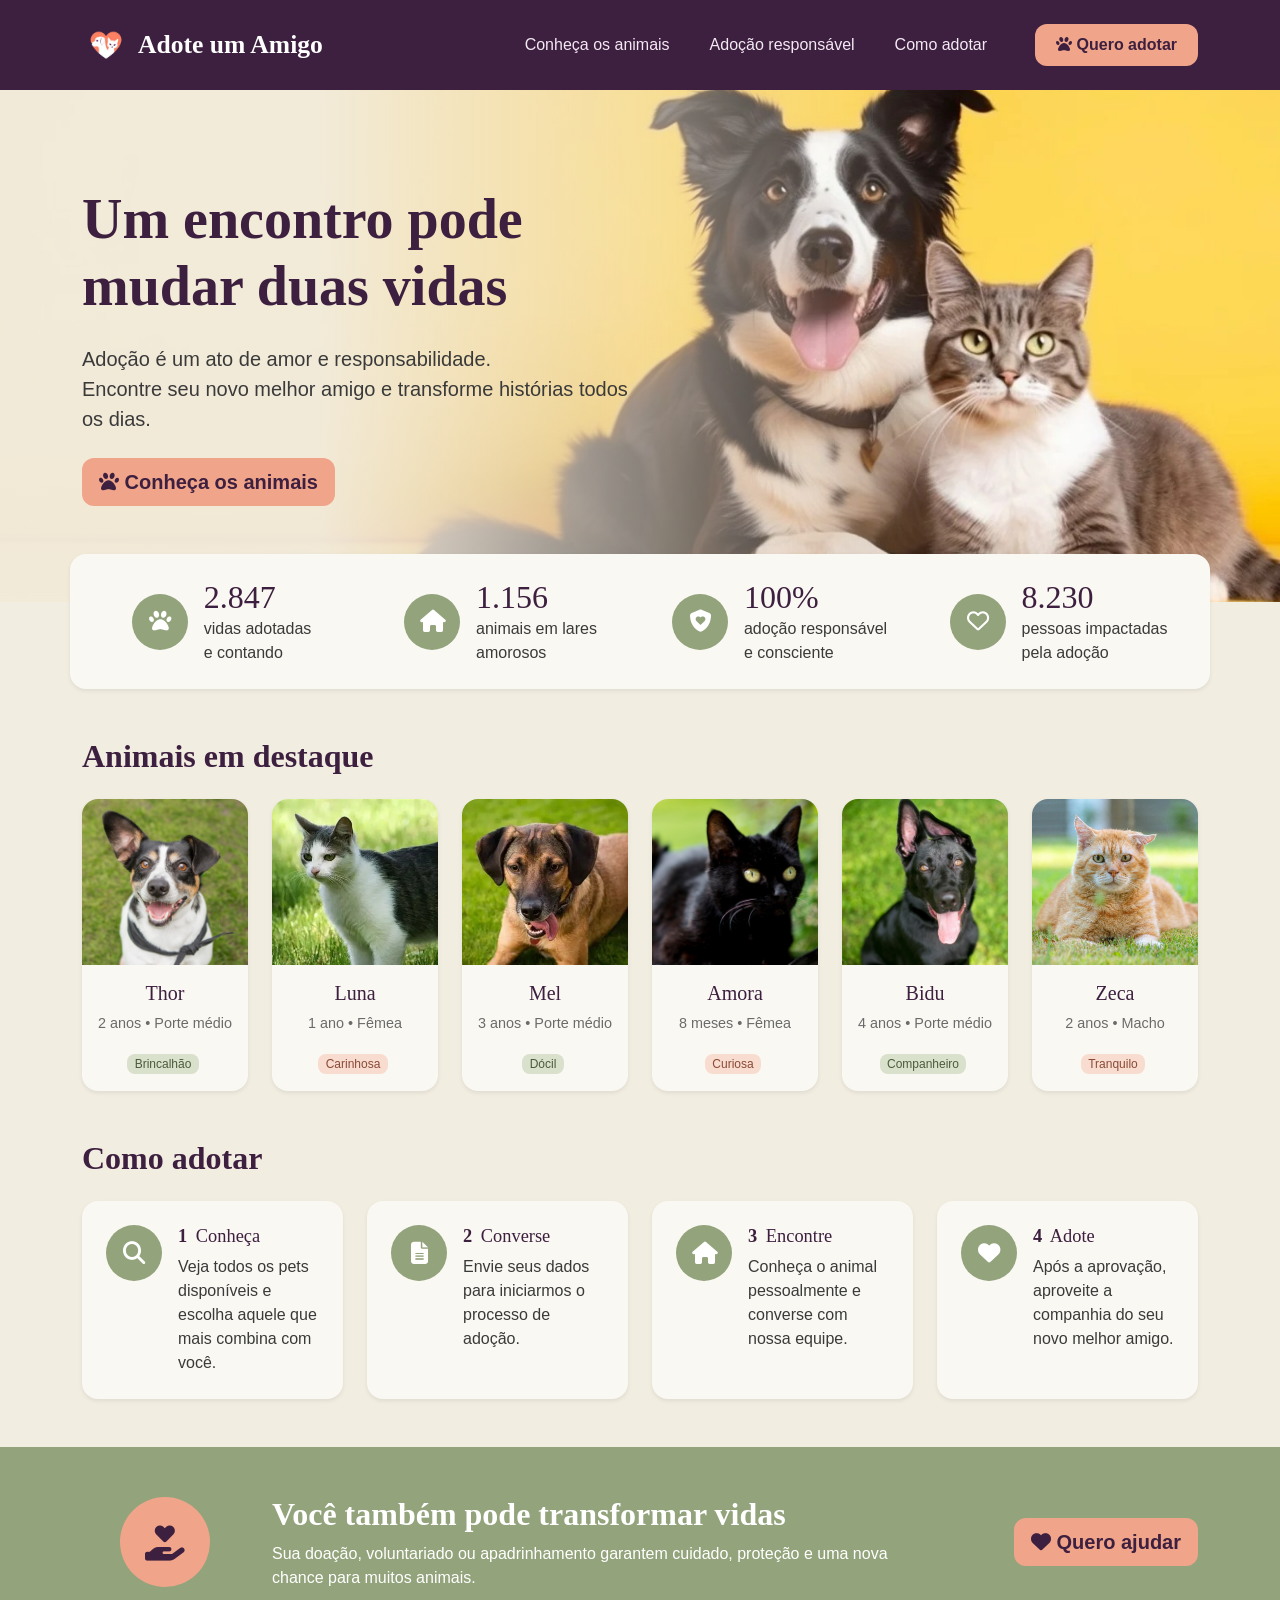
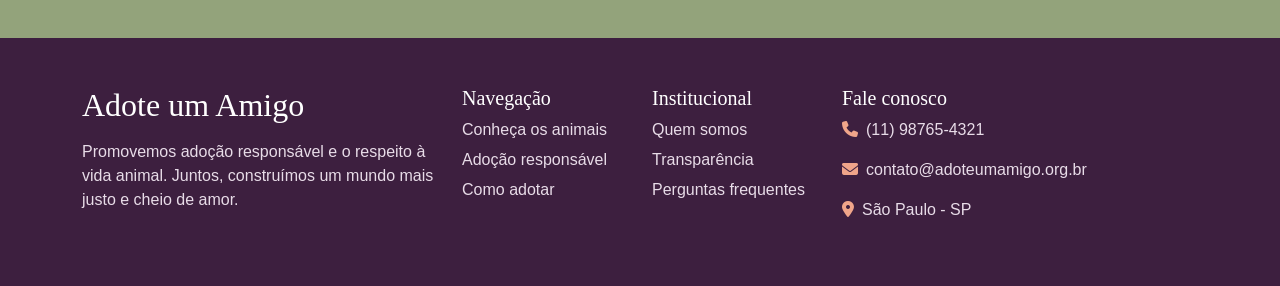
<file: index.html>
<!DOCTYPE html>
<html lang="pt-BR">

<head>
    <meta charset="UTF-8">
    <meta name="viewport" content="width=device-width, initial-scale=1.0">
    <title>Adote um Amigo</title>
    <link href="https://cdn.jsdelivr.net/npm/bootstrap@5.3.8/dist/css/bootstrap.min.css" rel="stylesheet"
        integrity="sha384-sRIl4kxILFvY47J16cr9ZwB07vP4J8+LH7qKQnuqkuIAvNWLzeN8tE5YBujZqJLB" crossorigin="anonymous">
    <link rel="stylesheet" href="https://cdnjs.cloudflare.com/ajax/libs/font-awesome/6.7.2/css/all.min.css">
    <link rel="stylesheet" href="base.css">
    <link rel="stylesheet" href="styles.css">
</head>

<body>
    <header class="navbar navbar-expand-lg navbar-dark cabecalho py-3">
        <div class="container">
            <a class="navbar-brand d-flex align-items-center gap-2" href="#">
                <img src="imagens/logo.png" class="logo" alt="Logo Adote um Amigo">
                <span class="titulo-logo">Adote um Amigo</span>
            </a>

            <div id="menu">
                <ul class="navbar-nav align-items-center gap-lg-4">
                    <li class="nav-item">
                        <a class="nav-link" href="animais.html">Conheça os animais</a>
                    </li>
                    <li class="nav-item">
                        <a class="nav-link" href="./animais.html#adresponsavel">Adoção responsável</a>
                    </li>
                    <li class="nav-item">
                        <a class="nav-link" href="#cmadotar">Como adotar</a>
                    </li>
                    <li class="nav-item ms-lg-3">
                        <a href="animais.html" class="btn botao-adotar">
                            <i class="fa-solid fa-paw"></i>
                            Quero adotar
                        </a>
                    </li>
                </ul>
            </div>
        </div>
    </header>

    <section id="adresponsavel" class="banner">
        <div class="container py-5">
            <div class="row py-lg-5">
                <div class="col-lg-6">
                    <h1 class="titulo-banner">
                        Um encontro pode<br>
                        mudar duas vidas
                    </h1>
                    <p class="fs-5 my-4">
                        Adoção é um ato de amor e responsabilidade.<br>
                        Encontre seu novo melhor amigo e transforme histórias todos os dias.
                    </p>
                    <a href="animais.html" class="btn btn-lg botao-conhecer">
                        <i class="fa-solid fa-paw"></i>
                        Conheça os animais
                    </a>
                </div>
            </div>
        </div>
    </section>

    <section class="container estatisticas shadow-sm rounded-4 p-4">
        <div class="row gy-4 text-center text-md-start">
            <div class="col-md-3 d-flex align-items-center justify-content-center gap-3">
                <span class="icone-estatistica">
                    <i class="fa-solid fa-paw"></i>
                </span>
                <div>
                    <h2 class="mb-0">2.847</h2>
                    <p class="mb-0">vidas adotadas<br>e contando</p>
                </div>
            </div>
            <div class="col-md-3 d-flex align-items-center justify-content-center gap-3">
                <span class="icone-estatistica">
                    <i class="fa-solid fa-house"></i>
                </span>
                <div>
                    <h2 class="mb-0">1.156</h2>
                    <p class="mb-0">animais em lares<br>amorosos</p>
                </div>
            </div>
            <div class="col-md-3 d-flex align-items-center justify-content-center gap-3">
                <span class="icone-estatistica">
                    <i class="fa-solid fa-shield-heart"></i>
                </span>
                <div>
                    <h2 class="mb-0">100%</h2>
                    <p class="mb-0">adoção responsável<br>e consciente</p>
                </div>
            </div>
            <div class="col-md-3 d-flex align-items-center justify-content-center gap-3">
                <span class="icone-estatistica">
                    <i class="fa-regular fa-heart"></i>
                </span>
                <div>
                    <h2 class="mb-0">8.230</h2>
                    <p class="mb-0">pessoas impactadas<br>pela adoção</p>
                </div>
            </div>
        </div>

    </section>

    <section class="container my-5">
        <div class="d-flex justify-content-between align-items-center mb-4">
            <h2 class="titulo-secao mb-0">Animais em destaque</h2>
        </div>
        <div class="row gy-4">
            <div class="col-lg-2 col-md-4 col-sm-6">
                <div class="card h-100 shadow-sm border-0 rounded-4">
                    <img src="imagens/thor.jpg" class="card-img-top" alt="Thor">
                    <div class="card-body text-center">
                        <h5 class="card-title">Thor</h5>
                        <p class="card-text">2 anos • Porte médio</p>
                        <span class="badge tag-verde">Brincalhão</span>
                    </div>
                </div>
            </div>
            <div class="col-lg-2 col-md-4 col-sm-6">
                <div class="card h-100 shadow-sm border-0 rounded-4">
                    <img src="imagens/luna.jpg" class="card-img-top" alt="Lua">
                    <div class="card-body text-center">
                        <h5 class="card-title">Luna</h5>
                        <p class="card-text">1 ano • Fêmea</p>
                        <span class="badge tag-salmao">Carinhosa</span>
                    </div>
                </div>
            </div>
            <div class="col-lg-2 col-md-4 col-sm-6">
                <div class="card h-100 shadow-sm border-0 rounded-4">
                    <img src="imagens/mel.jpg" class="card-img-top" alt="Mel">
                    <div class="card-body text-center">
                        <h5 class="card-title">Mel</h5>
                        <p class="card-text">3 anos • Porte médio</p>
                        <span class="badge tag-verde">Dócil</span>
                    </div>
                </div>
            </div>
            <div class="col-lg-2 col-md-4 col-sm-6">
                <div class="card h-100 shadow-sm border-0 rounded-4">
                    <img src="imagens/amora.jpg" class="card-img-top" alt="Amora">
                    <div class="card-body text-center">
                        <h5 class="card-title">Amora</h5>
                        <p class="card-text">8 meses • Fêmea</p>
                        <span class="badge tag-salmao">Curiosa</span>
                    </div>
                </div>
            </div>
            <div class="col-lg-2 col-md-4 col-sm-6">
                <div class="card h-100 shadow-sm border-0 rounded-4">
                    <img src="imagens/bidu.jpg" class="card-img-top" alt="Bidu">
                    <div class="card-body text-center">
                        <h5 class="card-title">Bidu</h5>
                        <p class="card-text">4 anos • Porte médio</p>
                        <span class="badge tag-verde">Companheiro</span>
                    </div>
                </div>
            </div>
            <div class="col-lg-2 col-md-4 col-sm-6">
                <div class="card h-100 shadow-sm border-0 rounded-4">
                    <img src="imagens/zeca.jpg" class="card-img-top" alt="Zeca">
                    <div class="card-body text-center">
                        <h5 class="card-title">Zeca</h5>
                        <p class="card-text">2 anos • Macho</p>
                        <span class="badge tag-salmao">Tranquilo</span>
                    </div>
                </div>
            </div>
        </div>
    </section>

    <section id="cmadotar" class="container my-5">
        <h2 class="titulo-secao mb-4">Como adotar</h2>
        <div class="row gy-4">
            <div class="col-lg-3 col-md-6">
                <div class="passo shadow-sm rounded-4 p-4 h-100 d-flex gap-3">
                    <span class="icone-passo">
                        <i class="fa-solid fa-magnifying-glass"></i>
                    </span>
                    <div>
                        <h4><span class="numero-passo">1</span> Conheça</h4>
                        <p class="mb-0">Veja todos os pets disponíveis e escolha aquele que mais combina com você.</p>
                    </div>
                </div>
            </div>
            <div class="col-lg-3 col-md-6">
                <div class="passo shadow-sm rounded-4 p-4 h-100 d-flex gap-3">
                    <span class="icone-passo">
                        <i class="fa-solid fa-file-lines"></i>
                    </span>
                    <div>
                        <h4><span class="numero-passo">2</span> Converse</h4>
                        <p class="mb-0">Envie seus dados para iniciarmos o processo de adoção.</p>
                    </div>
                </div>
            </div>
            <div class="col-lg-3 col-md-6">
                <div class="passo shadow-sm rounded-4 p-4 h-100 d-flex gap-3">
                    <span class="icone-passo">
                        <i class="fa-solid fa-house"></i>
                    </span>
                    <div>
                        <h4><span class="numero-passo">3</span> Encontre</h4>
                        <p class="mb-0">Conheça o animal pessoalmente e converse com nossa equipe.</p>
                    </div>
                </div>
            </div>
            <div class="col-lg-3 col-md-6">
                <div class="passo shadow-sm rounded-4 p-4 h-100 d-flex gap-3">
                    <span class="icone-passo">
                        <i class="fa-solid fa-heart"></i>
                    </span>
                    <div>
                        <h4><span class="numero-passo">4</span> Adote</h4>
                        <p class="mb-0">Após a aprovação, aproveite a companhia do seu novo melhor amigo.</p>
                    </div>
                </div>
            </div>
        </div>
    </section>

    <section class="faixa-ajuda py-5">
        <div class="container">
            <div class="row align-items-center gy-4">
                <div class="col-lg-2 text-center">
                    <span class="icone-ajuda">
                        <i class="fa-solid fa-hand-holding-heart"></i>
                    </span>
                </div>
                <div class="col-lg-7">
                    <h2>Você também pode transformar vidas</h2>
                    <p class="mb-0">Sua doação, voluntariado ou apadrinhamento garantem cuidado, proteção e uma nova
                        chance para muitos animais.</p>
                </div>
                <div class="col-lg-3 text-lg-end text-center">
                    <a href="#" class="btn btn-lg botao-ajudar">
                        <i class="fa-solid fa-heart"></i>
                        Quero ajudar
                    </a>
                </div>
            </div>
        </div>
    </section>

    <footer class="rodape py-5">
        <div class="container">
            <div class="row gy-4">
                <div class="col-lg-4">
                    <h2 class="mb-3">Adote um Amigo</h2>
                    <p>Promovemos adoção responsável e o respeito à vida animal. Juntos, construímos um mundo mais justo
                        e cheio de amor.</p>
                </div>
                <div class="col-lg-2 col-md-4">
                    <h5>Navegação</h5>
                    <ul class="list-unstyled">
                        <li><a href="animais.html">Conheça os animais</a></li>
                        <li><a href="#adresponsavel">Adoção responsável</a></li>
                        <li><a href="#cmadotar">Como adotar</a></li>
                    </ul>
                </div>
                <div class="col-lg-2 col-md-4">
                    <h5>Institucional</h5>
                    <ul class="list-unstyled">
                        <li><a href="#">Quem somos</a></li>
                        <li><a href="#">Transparência</a></li>
                        <li><a href="#">Perguntas frequentes</a></li>
                    </ul>
                </div>
                <div class="col-lg-4">
                    <h5>Fale conosco</h5>
                    <p><i class="fa-solid fa-phone me-2"></i>(11) 98765-4321</p>
                    <p><i class="fa-solid fa-envelope me-2"></i>contato@adoteumamigo.org.br</p>
                    <p><i class="fa-solid fa-location-dot me-2"></i>São Paulo - SP</p>
                </div>
            </div>
        </div>
    </footer>
</body>
</html>
</file>
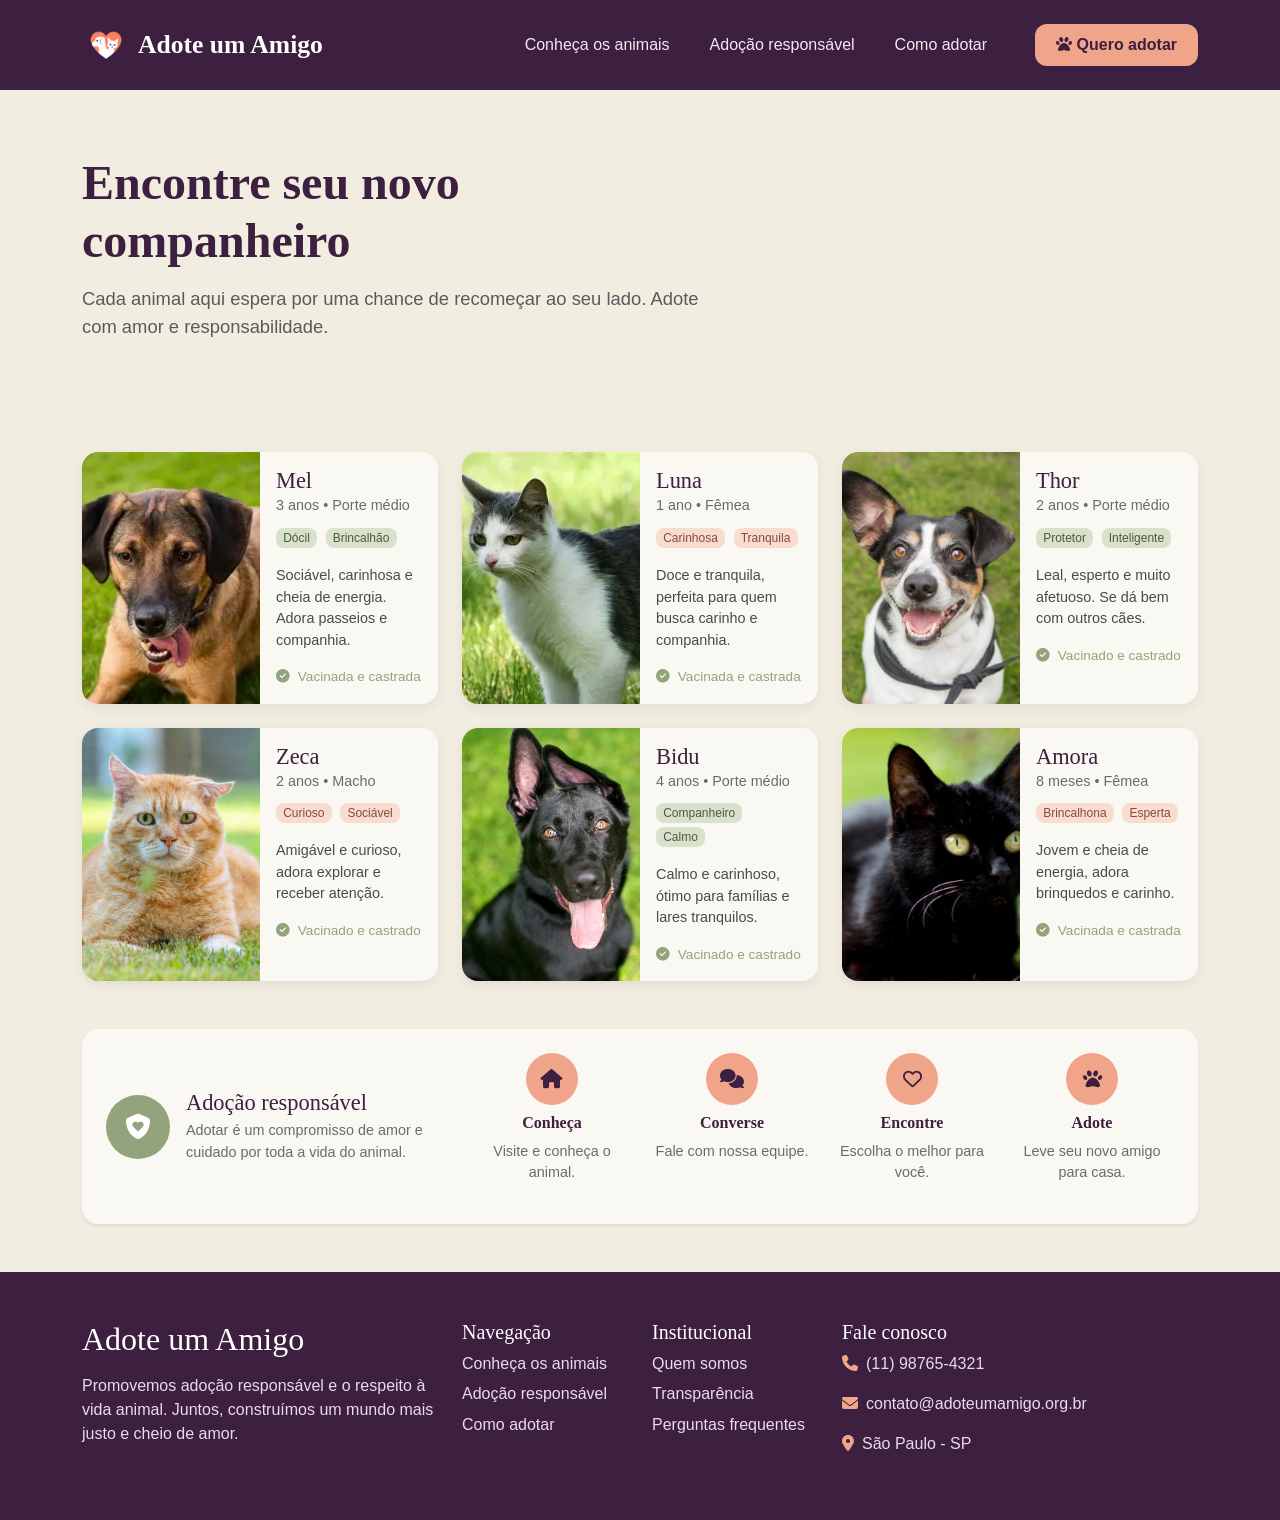
<file: animais.html>
<!DOCTYPE html>
<html lang="pt-br">

<head>
    <meta charset="UTF-8">
    <meta name="viewport" content="width=device-width, initial-scale=1.0">
    <title>Adote um Amigo - Conheça os Animais</title>
    <link href="https://cdn.jsdelivr.net/npm/bootstrap@5.3.8/dist/css/bootstrap.min.css" rel="stylesheet"
        integrity="sha384-sRIl4kxILFvY47J16cr9ZwB07vP4J8+LH7qKQnuqkuIAvNWLzeN8tE5YBujZqJLB" crossorigin="anonymous">
    <link rel="stylesheet" href="https://cdnjs.cloudflare.com/ajax/libs/font-awesome/6.7.2/css/all.min.css">
    <link rel="stylesheet" href="base.css">
    <link rel="stylesheet" href="animais.css">
</head>

<body>
    <header class="navbar navbar-expand-lg navbar-dark cabecalho py-3">
        <div class="container">
            <a class="navbar-brand d-flex align-items-center gap-2" href="index.html">
                <img src="imagens/logo.png" class="logo" alt="Logo Adote um Amigo">
                <span class="titulo-logo">Adote um Amigo</span>
            </a>

            <div id="menu">
                <ul class="navbar-nav align-items-center gap-lg-4">
                    <li class="nav-item">
                        <a class="nav-link" href="animais.html">Conheça os animais</a>
                    </li>
                    <li class="nav-item">
                        <a class="nav-link" href="#adresponsavel">Adoção responsável</a>
                    </li>
                    <li class="nav-item">
                        <a class="nav-link" href="./index.html#cmadotar">Como adotar</a>
                    </li>
                    <li class="nav-item ms-lg-3">
                        <a href="#" class="btn botao-adotar">
                            <i class="fa-solid fa-paw"></i>
                            Quero adotar
                        </a>
                    </li>
                </ul>
            </div>
        </div>

    </header>
    <section class="banner-animais">
        <div class="container">
            <div class="row align-items-center">
                <div class="col-lg-7">
                    <h1 class="titulo-banner">Encontre seu novo companheiro</h1>
                    <p class="texto-banner">Cada animal aqui espera por uma chance de recomeçar ao seu lado. Adote com
                        amor e responsabilidade.</p>
                </div>
            </div>
        </div>
    </section>
    
    <section class="container my-5">
        <div class="row g-4" id="lista-pets">
            <div class="col-lg-4" data-especie="cao" data-porte="medio" data-idade="adulto">
                <a href="formulario-animais/mel.html" class="card pet-card h-100 text-decoration-none">
                    <div class="row g-0 h-100">
                        <div class="col-6">
                            <img src="imagens/mel.jpg" class="img-fluid h-100 w-100 rounded-start object-fit-cover"
                                alt="Mel">
                        </div>
                        <div class="col-6 p-3">
                            <h2>Mel</h2>
                            <p class="dados">3 anos • Porte médio</p>
                            <span class="badge tag-verde">Dócil</span>
                            <span class="badge tag-verde">Brincalhão</span>
                            <p class="mt-3">Sociável, carinhosa e cheia de energia. Adora passeios e companhia.</p>
                            <p class="status"><i class="fa-solid fa-circle-check"></i> Vacinada e castrada</p>
                        </div>
                    </div>
                </a>
            </div>
            <div class="col-lg-4" data-especie="gato" data-porte="pequeno" data-idade="adulto">
                <a href="formulario-animais/luna.html" class="card pet-card h-100 text-decoration-none">
                    <div class="row g-0 h-100">
                        <div class="col-6">
                            <img src="imagens/luna.jpg" class="img-fluid h-100 w-100 rounded-start object-fit-cover"
                                alt="Luna">
                        </div>
                        <div class="col-6 p-3">
                            <h2>Luna</h2>
                            <p class="dados">1 ano • Fêmea</p>
                            <span class="badge tag-salmao">Carinhosa</span>
                            <span class="badge tag-salmao">Tranquila</span>
                            <p class="mt-3">Doce e tranquila, perfeita para quem busca carinho e companhia.</p>
                            <p class="status"><i class="fa-solid fa-circle-check"></i> Vacinada e castrada</p>
                        </div>
                    </div>
                </a>
            </div>
            <div class="col-lg-4" data-especie="cao" data-porte="medio" data-idade="adulto">
                <a href="formulario-animais/thor.html" class="card pet-card h-100 text-decoration-none">
                    <div class="row g-0 h-100">
                        <div class="col-6">
                            <img src="imagens/thor.jpg" class="img-fluid h-100 w-100 rounded-start object-fit-cover"
                                alt="Thor">
                        </div>
                        <div class="col-6 p-3">
                            <h2>Thor</h2>
                            <p class="dados">2 anos • Porte médio</p>
                            <span class="badge tag-verde">Protetor</span>
                            <span class="badge tag-verde">Inteligente</span>
                            <p class="mt-3">Leal, esperto e muito afetuoso. Se dá bem com outros cães.</p>
                            <p class="status"><i class="fa-solid fa-circle-check"></i> Vacinado e castrado</p>
                        </div>
                    </div>
                </a>
            </div>
            <div class="col-lg-4" data-especie="gato" data-porte="pequeno" data-idade="adulto">
                <a href="formulario-animais/zeca.html" class="card pet-card h-100 text-decoration-none">
                    <div class="row g-0 h-100">
                        <div class="col-6">
                            <img src="imagens/zeca.jpg" class="img-fluid h-100 w-100 rounded-start object-fit-cover"
                                alt="Zeca">
                        </div>
                        <div class="col-6 p-3">
                            <h2>Zeca</h2>
                            <p class="dados">2 anos • Macho</p>
                            <span class="badge tag-salmao">Curioso</span>
                            <span class="badge tag-salmao">Sociável</span>
                            <p class="mt-3">Amigável e curioso, adora explorar e receber atenção.</p>
                            <p class="status"><i class="fa-solid fa-circle-check"></i> Vacinado e castrado</p>
                        </div>
                    </div>
                </a>
            </div>
            <div class="col-lg-4" data-especie="cao" data-porte="medio" data-idade="adulto">
                <a href="formulario-animais/bidu.html" class="card pet-card h-100 text-decoration-none">
                    <div class="row g-0 h-100">
                        <div class="col-6">
                            <img src="imagens/bidu.jpg" class="img-fluid h-100 w-100 rounded-start object-fit-cover"
                                alt="Bidu">
                        </div>
                        <div class="col-6 p-3">
                            <h2>Bidu</h2>
                            <p class="dados">4 anos • Porte médio</p>
                            <span class="badge tag-verde">Companheiro</span>
                            <span class="badge tag-verde">Calmo</span>
                            <p class="mt-3">Calmo e carinhoso, ótimo para famílias e lares tranquilos.</p>
                            <p class="status"><i class="fa-solid fa-circle-check"></i> Vacinado e castrado</p>
                        </div>
                    </div>
                </a>
            </div>
            <div class="col-lg-4" data-especie="gato" data-porte="pequeno" data-idade="filhote">
                <a href="formulario-animais/amora.html" class="card pet-card h-100 text-decoration-none">
                    <div class="row g-0 h-100">
                        <div class="col-6">
                            <img src="imagens/amora.jpg" class="img-fluid h-100 w-100 rounded-start object-fit-cover"
                                alt="Amora">
                        </div>
                        <div class="col-6 p-3">
                            <h2>Amora</h2>
                            <p class="dados">8 meses • Fêmea</p>
                            <span class="badge tag-salmao">Brincalhona</span>
                            <span class="badge tag-salmao">Esperta</span>
                            <p class="mt-3">Jovem e cheia de energia, adora brinquedos e carinho.</p>
                            <p class="status"><i class="fa-solid fa-circle-check"></i> Vacinada e castrada</p>
                        </div>
                    </div>
                </a>
            </div>
            <div class="col-12 text-center py-5 d-none" id="sem-resultados">
                <p class="mb-0"><i class="fa-solid fa-face-sad-tear me-2"></i>Nenhum animal encontrado com esses
                    filtros.</p>
            </div>
        </div>
    </section>
    <section id=adresponsavel class="container mb-5">
        <div class="card responsavel-card shadow-sm rounded-4 p-4 border-0">
            <div class="row align-items-center gy-4">
                <div class="col-lg-4 d-flex align-items-center">
                    <div class="icone-responsavel me-3">
                        <i class="fa-solid fa-shield-heart"></i>
                    </div>
                    <div>
                        <h2 class="mb-1">Adoção responsável</h2>
                        <p class="mb-0">Adotar é um compromisso de amor e cuidado por toda a vida do animal.</p>
                    </div>
                </div>
                <div class="col-lg-8">
                    <div class="row text-center g-3">
                        <div class="col">
                            <div class="passo-icon"><i class="fa-solid fa-house"></i></div>
                            <h6 class="mt-2">Conheça</h6>
                            <p>Visite e conheça o animal.</p>
                        </div>
                        <div class="col">
                            <div class="passo-icon"><i class="fa-solid fa-comments"></i></div>
                            <h6 class="mt-2">Converse</h6>
                            <p>Fale com nossa equipe.</p>
                        </div>
                        <div class="col">
                            <div class="passo-icon"><i class="fa-regular fa-heart"></i></div>
                            <h6 class="mt-2">Encontre</h6>
                            <p>Escolha o melhor para você.</p>
                        </div>
                        <div class="col">
                            <div class="passo-icon"><i class="fa-solid fa-paw"></i></div>
                            <h6 class="mt-2">Adote</h6>
                            <p>Leve seu novo amigo para casa.</p>
                        </div>
                    </div>
                </div>
            </div>
        </div>
    </section>
    <footer class="rodape py-5">
        <div class="container">
            <div class="row gy-4">
                <div class="col-lg-4">
                    <h2 class="mb-3">Adote um Amigo</h2>
                    <p>Promovemos adoção responsável e o respeito à vida animal. Juntos, construímos um mundo mais justo
                        e cheio de amor.</p>
                </div>
                <div class="col-lg-2 col-md-4">
                    <h5>Navegação</h5>
                    <ul class="list-unstyled">
                        <li><a href="#">Conheça os animais</a></li>
                        <li><a href="#">Adoção responsável</a></li>
                        <li><a href="#">Como adotar</a></li>
                    </ul>
                </div>
                <div class="col-lg-2 col-md-4">
                    <h5>Institucional</h5>
                    <ul class="list-unstyled">
                        <li><a href="#">Quem somos</a></li>
                        <li><a href="#">Transparência</a></li>
                        <li><a href="#">Perguntas frequentes</a></li>
                    </ul>
                </div>
                <div class="col-lg-4">
                    <h5>Fale conosco</h5>
                    <p><i class="fa-solid fa-phone me-2"></i>(11) 98765-4321</p>
                    <p><i class="fa-solid fa-envelope me-2"></i>contato@adoteumamigo.org.br</p>
                    <p><i class="fa-solid fa-location-dot me-2"></i>São Paulo - SP</p>
                </div>
            </div>
        </div>
    </footer>
</body>

</html>
</file>
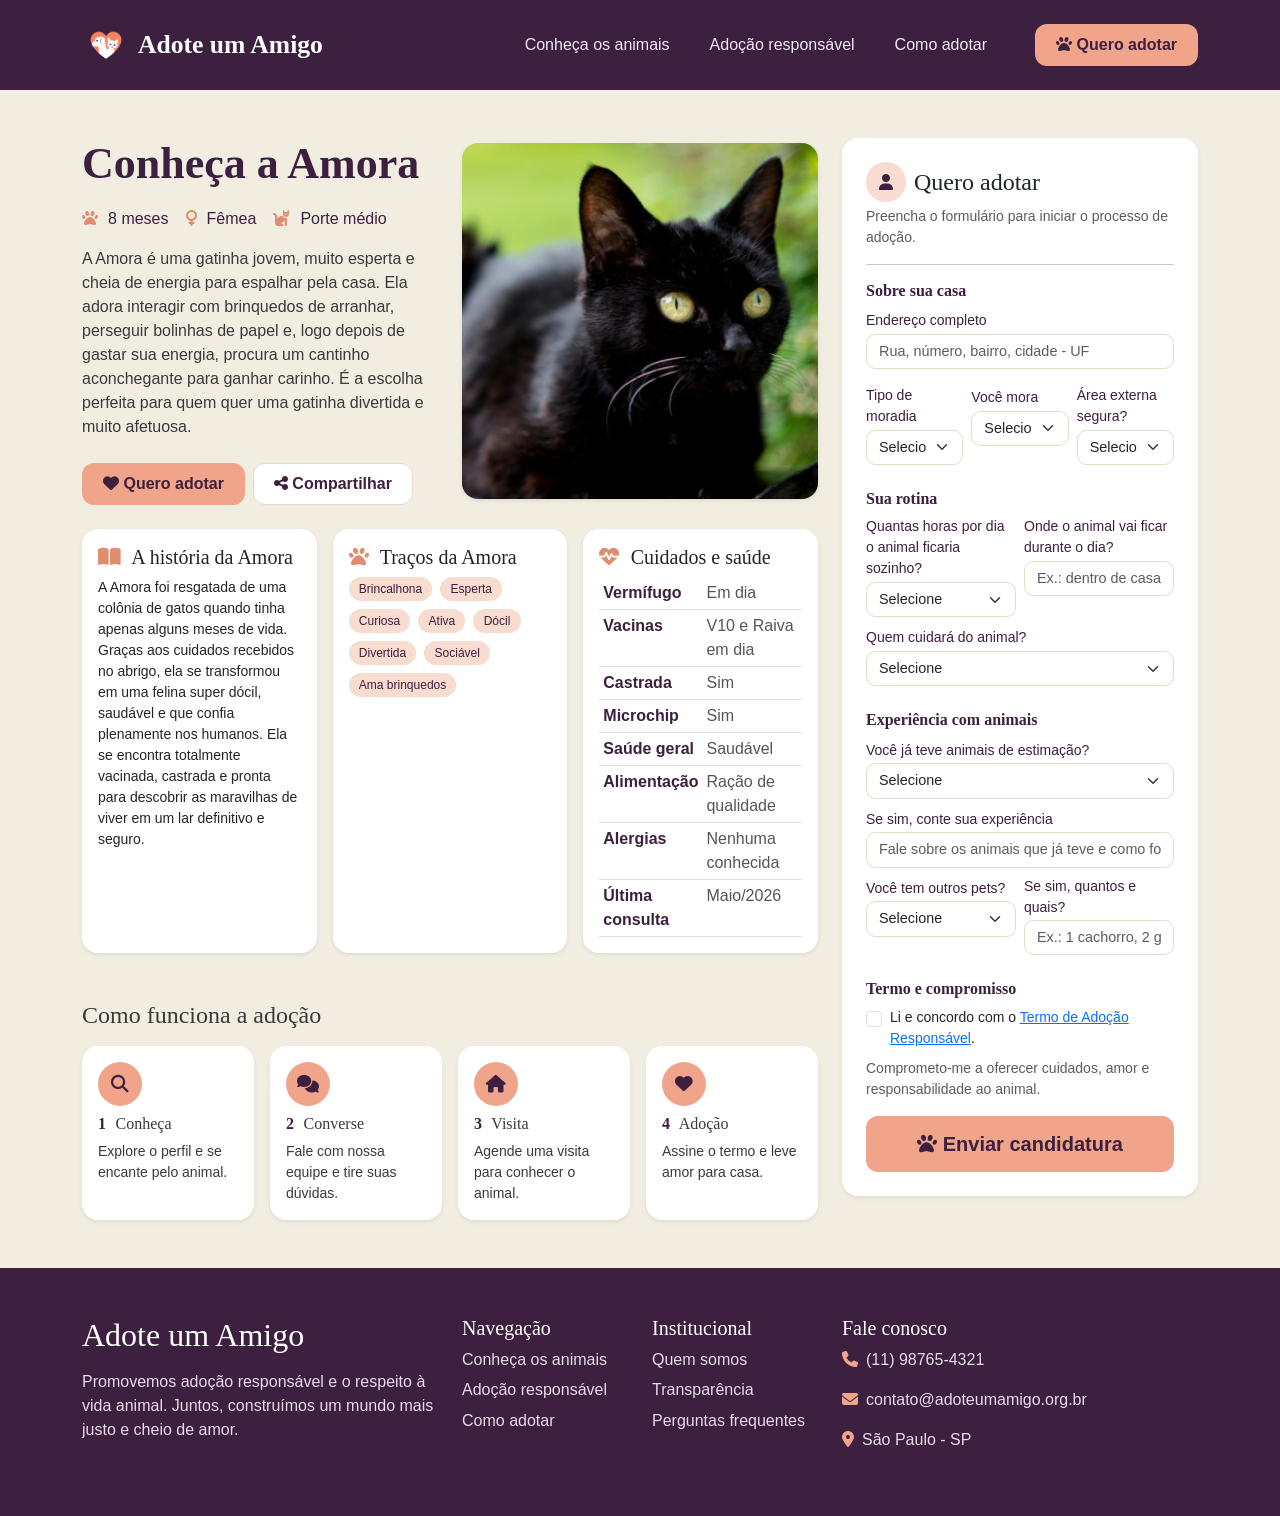
<file: formulario-animais/amora.html>
<!DOCTYPE html>
<html lang="pt-BR">

<head>
    <meta charset="UTF-8">
    <meta name="viewport" content="width=device-width, initial-scale=1.0">
    <title>Adote um Amigo - Conheça a Amora</title>
    <link href="https://cdn.jsdelivr.net/npm/bootstrap@5.3.8/dist/css/bootstrap.min.css" rel="stylesheet"
        integrity="sha384-sRIl4kxILFvY47J16cr9ZwB07vP4J8+LH7qKQnuqkuIAvNWLzeN8tE5YBujZqJLB" crossorigin="anonymous">
    <link rel="stylesheet" href="https://cdnjs.cloudflare.com/ajax/libs/font-awesome/6.7.2/css/all.min.css">
    <link rel="stylesheet" href="../base.css">
    <link rel="stylesheet" href="adocao.css">
</head>

<body>
    <header class="navbar navbar-expand-lg navbar-dark cabecalho py-3">
        <div class="container">
            <a class="navbar-brand d-flex align-items-center gap-2" href="../index.html">
                <img src="imagens/logo.png" class="logo" alt="Logo Adote um Amigo">
                <span class="titulo-logo">Adote um Amigo</span>
            </a>

            <div id="menu">
                <ul class="navbar-nav align-items-center gap-lg-4">
                    <li class="nav-item">
                        <a class="nav-link" href="../animais.html">Conheça os animais</a>
                    </li>
                    <li class="nav-item">
                        <a class="nav-link" href="../animais.html#adocao-responsavel">Adoção responsável</a>
                    </li>
                    <li class="nav-item">
                        <a class="nav-link" href="../index.html#cmadotar">Como adotar</a>
                    </li>
                    <li class="nav-item ms-lg-3">
                        <a href="animais.html" class="btn botao-adotar">
                            <i class="fa-solid fa-paw"></i>
                            Quero adotar
                        </a>
                    </li>
                </ul>
            </div>
        </div>
    </header>

    <main class="container py-5">
        <div class="row g-4">
            <div class="col-lg-8">
                <div class="row g-4 align-items-center mb-4">
                    <div class="col-md-6">
                        <h1 class="titulo-pagina mb-3">Conheça a Amora</h1>
                        <div class="d-flex flex-wrap gap-3 mb-3 info-rapida">
                            <span><i class="fa-solid fa-paw"></i> 8 meses</span>
                            <span><i class="fa-solid fa-venus"></i> Fêmea</span>
                            <span><i class="fa-solid fa-cat"></i> Porte médio</span>
                        </div>
                        <p class="mb-4">A Amora é uma gatinha jovem, muito esperta e cheia de energia para espalhar pela
                            casa. Ela adora interagir com brinquedos de arranhar, perseguir bolinhas de papel e, logo
                            depois de gastar sua energia, procura um cantinho aconchegante para ganhar carinho. É a
                            escolha perfeita para quem quer uma gatinha divertida e muito afetuosa.</p>
                        <div class="d-flex flex-wrap gap-2">
                            <a href="#formulario" class="btn botao-adotar"><i class="fa-solid fa-heart"></i> Quero
                                adotar</a>
                            <a href="#" class="btn botao-compartilhar"><i class="fa-solid fa-share-nodes"></i>
                                Compartilhar</a>
                        </div>
                    </div>
                    <div class="col-md-6">
                        <img src="imagens/amora.jpg" alt="Amora" class="img-fluid rounded-4 shadow-sm foto-principal">
                    </div>
                </div>
                <div class="row g-3">
                    <div class="col-md-4">
                        <div class="card cartao-info h-100 border-0 shadow-sm rounded-4">
                            <div class="card-body">
                                <h2 class="h5"><i class="fa-solid fa-book-open"></i> A história da Amora</h2>
                                <p class="small mb-0">A Amora foi resgatada de uma colônia de gatos quando tinha apenas
                                    alguns meses de vida. Graças aos cuidados recebidos no abrigo, ela se transformou em
                                    uma felina super dócil, saudável e que confia plenamente nos humanos. Ela se
                                    encontra totalmente vacinada, castrada e pronta para descobrir as maravilhas de
                                    viver em um lar definitivo e seguro.</p>
                            </div>
                        </div>
                    </div>
                    <div class="col-md-4">
                        <div class="card cartao-info h-100 border-0 shadow-sm rounded-4">
                            <div class="card-body">
                                <h2 class="h5"><i class="fa-solid fa-paw"></i> Traços da Amora</h2>
                                <div class="d-flex flex-wrap gap-2 mt-2">
                                    <span class="badge tag-creme">Brincalhona</span>
                                    <span class="badge tag-creme">Esperta</span>
                                    <span class="badge tag-creme">Curiosa</span>
                                    <span class="badge tag-creme">Ativa</span>
                                    <span class="badge tag-creme">Dócil</span>
                                    <span class="badge tag-creme">Divertida</span>
                                    <span class="badge tag-creme">Sociável</span>
                                    <span class="badge tag-creme">Ama brinquedos</span>
                                </div>
                            </div>
                        </div>
                    </div>
                    <div class="col-md-4">
                        <div class="card cartao-info h-100 border-0 shadow-sm rounded-4">
                            <div class="card-body">
                                <h2 class="h5"><i class="fa-solid fa-heart-pulse"></i> Cuidados e saúde</h2>
                                <table class="table table-sm tabela-saude mb-0">
                                    <tbody>
                                        <tr>
                                            <th>Vermífugo</th>
                                            <td>Em dia</td>
                                        </tr>
                                        <tr>
                                            <th>Vacinas</th>
                                            <td>V10 e Raiva em dia</td>
                                        </tr>
                                        <tr>
                                            <th>Castrada</th>
                                            <td>Sim</td>
                                        </tr>
                                        <tr>
                                            <th>Microchip</th>
                                            <td>Sim</td>
                                        </tr>
                                        <tr>
                                            <th>Saúde geral</th>
                                            <td>Saudável</td>
                                        </tr>
                                        <tr>
                                            <th>Alimentação</th>
                                            <td>Ração de qualidade</td>
                                        </tr>
                                        <tr>
                                            <th>Alergias</th>
                                            <td>Nenhuma conhecida</td>
                                        </tr>
                                        <tr>
                                            <th>Última consulta</th>
                                            <td>Maio/2026</td>
                                        </tr>
                                    </tbody>
                                </table>
                            </div>
                        </div>
                    </div>
                </div>
                <h2 class="h4 mt-5 mb-3">Como funciona a adoção</h2>
                <div class="row g-3">
                    <div class="col-md-3">
                        <div class="passo p-3 h-100 rounded-4 shadow-sm">
                            <div class="passo-icon"><i class="fa-solid fa-magnifying-glass"></i></div>
                            <h3 class="h6 mt-2"><span class="numero-passo">1</span> Conheça</h3>
                            <p class="small mb-0">Explore o perfil e se encante pelo animal.</p>
                        </div>
                    </div>
                    <div class="col-md-3">
                        <div class="passo p-3 h-100 rounded-4 shadow-sm">
                            <div class="passo-icon"><i class="fa-solid fa-comments"></i></div>
                            <h3 class="h6 mt-2"><span class="numero-passo">2</span> Converse</h3>
                            <p class="small mb-0">Fale com nossa equipe e tire suas dúvidas.</p>
                        </div>
                    </div>
                    <div class="col-md-3">
                        <div class="passo p-3 h-100 rounded-4 shadow-sm">
                            <div class="passo-icon"><i class="fa-solid fa-house"></i></div>
                            <h3 class="h6 mt-2"><span class="numero-passo">3</span> Visita</h3>
                            <p class="small mb-0">Agende uma visita para conhecer o animal.</p>
                        </div>
                    </div>
                    <div class="col-md-3">
                        <div class="passo p-3 h-100 rounded-4 shadow-sm">
                            <div class="passo-icon"><i class="fa-solid fa-heart"></i></div>
                            <h3 class="h6 mt-2"><span class="numero-passo">4</span> Adoção</h3>
                            <p class="small mb-0">Assine o termo e leve amor para casa.</p>
                        </div>
                    </div>
                </div>
            </div>
            <aside class="col-lg-4" id="formulario">
                <div class="card card-form border-0 shadow-sm rounded-4">
                    <div class="card-body p-4">
                        <div class="d-flex align-items-center gap-2 mb-1">
                            <span class="icone-form"><i class="fa-solid fa-user"></i></span>
                            <h2 class="h4 mb-0">Quero adotar</h2>
                        </div>
                        <p class="small text-muted">Preencha o formulário para iniciar o processo de adoção.</p>
                        <hr>
                        <form action="#" method="post">
                            <h3 class="h6 mt-2">Sobre sua casa</h3>
                            <div class="mb-3">
                                <label class="form-label small">Endereço completo</label>
                                <input type="text" class="form-control" name="endereco"
                                    placeholder="Rua, número, bairro, cidade - UF" required>
                            </div>
                            <div class="row g-2">
                                <div class="col-md-4"><label class="form-label small">Tipo de moradia</label>
                                    <select class="form-select" name="moradia" required>
                                        <option value="">Selecione</option>
                                        <option>Casa</option>
                                        <option>Apartamento</option>
                                        <option>Sítio</option>
                                    </select>
                                </div>
                                <div class="col-md-4"><label class="form-label small">Você mora</label>
                                    <select class="form-select" name="mora" required>
                                        <option value="">Selecione</option>
                                        <option>Sozinho(a)</option>
                                        <option>Com família</option>
                                        <option>Com colegas</option>
                                    </select>
                                </div>
                                <div class="col-md-4"><label class="form-label small">Área externa segura?</label>
                                    <select class="form-select" name="area" required>
                                        <option value="">Selecione</option>
                                        <option>Sim</option>
                                        <option>Não</option>
                                    </select>
                                </div>
                            </div>
                            <h3 class="h6 mt-4">Sua rotina</h3>
                            <div class="row g-2">
                                <div class="col-md-6"><label class="form-label small">Quantas horas por dia o animal
                                        ficaria sozinho?</label>
                                    <select class="form-select" name="horas" required>
                                        <option value="">Selecione</option>
                                        <option>Menos de 2 horas</option>
                                        <option>De 2 a 4 horas</option>
                                        <option>De 4 a 8 horas</option>
                                        <option>Mais de 8 horas</option>
                                    </select>
                                </div>
                                <div class="col-md-6"><label class="form-label small">Onde o animal vai ficar durante o
                                        dia?</label>
                                    <input type="text" class="form-control" name="local"
                                        placeholder="Ex.: dentro de casa, quintal, área externa..." required>
                                </div>
                                <div class="col-12"><label class="form-label small">Quem cuidará do animal?</label>
                                    <select class="form-select" name="cuidador" required>
                                        <option value="">Selecione</option>
                                        <option>Eu mesmo(a)</option>
                                        <option>Um familiar</option>
                                        <option>Um cuidador contratado</option>
                                    </select>
                                </div>
                            </div>
                            <h3 class="h6 mt-4">Experiência com animais</h3>
                            <div class="mb-2">
                                <label class="form-label small">Você já teve animais de estimação?</label>
                                <select class="form-select" name="ja_teve" required>
                                    <option value="">Selecione</option>
                                    <option>Sim</option>
                                    <option>Não</option>
                                </select>
                            </div>
                            <div class="mb-2">
                                <label class="form-label small">Se sim, conte sua experiência</label>
                                <input type="text" class="form-control" name="experiencia"
                                    placeholder="Fale sobre os animais que já teve e como foi cuidar deles">
                            </div>
                            <div class="row g-2">
                                <div class="col-md-6"><label class="form-label small">Você tem outros pets?</label>
                                    <select class="form-select" name="outros" required>
                                        <option value="">Selecione</option>
                                        <option>Sim</option>
                                        <option>Não</option>
                                    </select>
                                </div>
                                <div class="col-md-6"><label class="form-label small">Se sim, quantos e quais?</label>
                                    <input type="text" class="form-control" name="quantos"
                                        placeholder="Ex.: 1 cachorro, 2 gatos...">
                                </div>
                            </div>
                            <h3 class="h6 mt-4">Termo e compromisso</h3>
                            <div class="form-check mb-2">
                                <input class="form-check-input" type="checkbox" id="termo" required>
                                <label class="form-check-label small" for="termo">Li e concordo com o <a href="#">Termo
                                        de Adoção Responsável</a>.</label>
                            </div>
                            <p class="small text-muted">Comprometo-me a oferecer cuidados, amor e responsabilidade ao
                                animal.</p>
                            <div class="d-grid mt-3">
                                <button type="submit" class="btn botao-enviar btn-lg">
                                    <i class="fa-solid fa-paw"></i> Enviar candidatura
                                </button>
                            </div>
                        </form>
                    </div>
                </div>
            </aside>
        </div>
    </main>
    <footer class="rodape py-5">
        <div class="container">
            <div class="row gy-4">
                <div class="col-lg-4">
                    <h2 class="mb-3">Adote um Amigo</h2>
                    <p>Promovemos adoção responsável e o respeito à vida animal. Juntos, construímos um mundo mais justo
                        e cheio de amor.</p>
                </div>
                <div class="col-lg-2 col-md-4">
                    <h5>Navegação</h5>
                    <ul class="list-unstyled">
                        <li class="nav-item">
                            <a class="nav-link" href="../animais.html">Conheça os animais</a>
                        </li>
                        <li class="nav-item">
                            <a class="nav-link" href="../animais.html#adocao-responsavel">Adoção responsável</a>
                        </li>
                        <li class="nav-item">
                            <a class="nav-link" href="../index.html#cmadotar">Como adotar</a>
                        </li>
                    </ul>
                </div>
                <div class="col-lg-2 col-md-4">
                    <h5>Institucional</h5>
                    <ul class="list-unstyled">
                        <li><a href="#">Quem somos</a></li>
                        <li><a href="#">Transparência</a></li>
                        <li><a href="#">Perguntas frequentes</a></li>
                    </ul>
                </div>
                <div class="col-lg-4">
                    <h5>Fale conosco</h5>
                    <p><i class="fa-solid fa-phone me-2"></i>(11) 98765-4321</p>
                    <p><i class="fa-solid fa-envelope me-2"></i>contato@adoteumamigo.org.br</p>
                    <p><i class="fa-solid fa-location-dot me-2"></i>São Paulo - SP</p>
                </div>
            </div>
        </div>
    </footer>
</body>

</html>
</file>
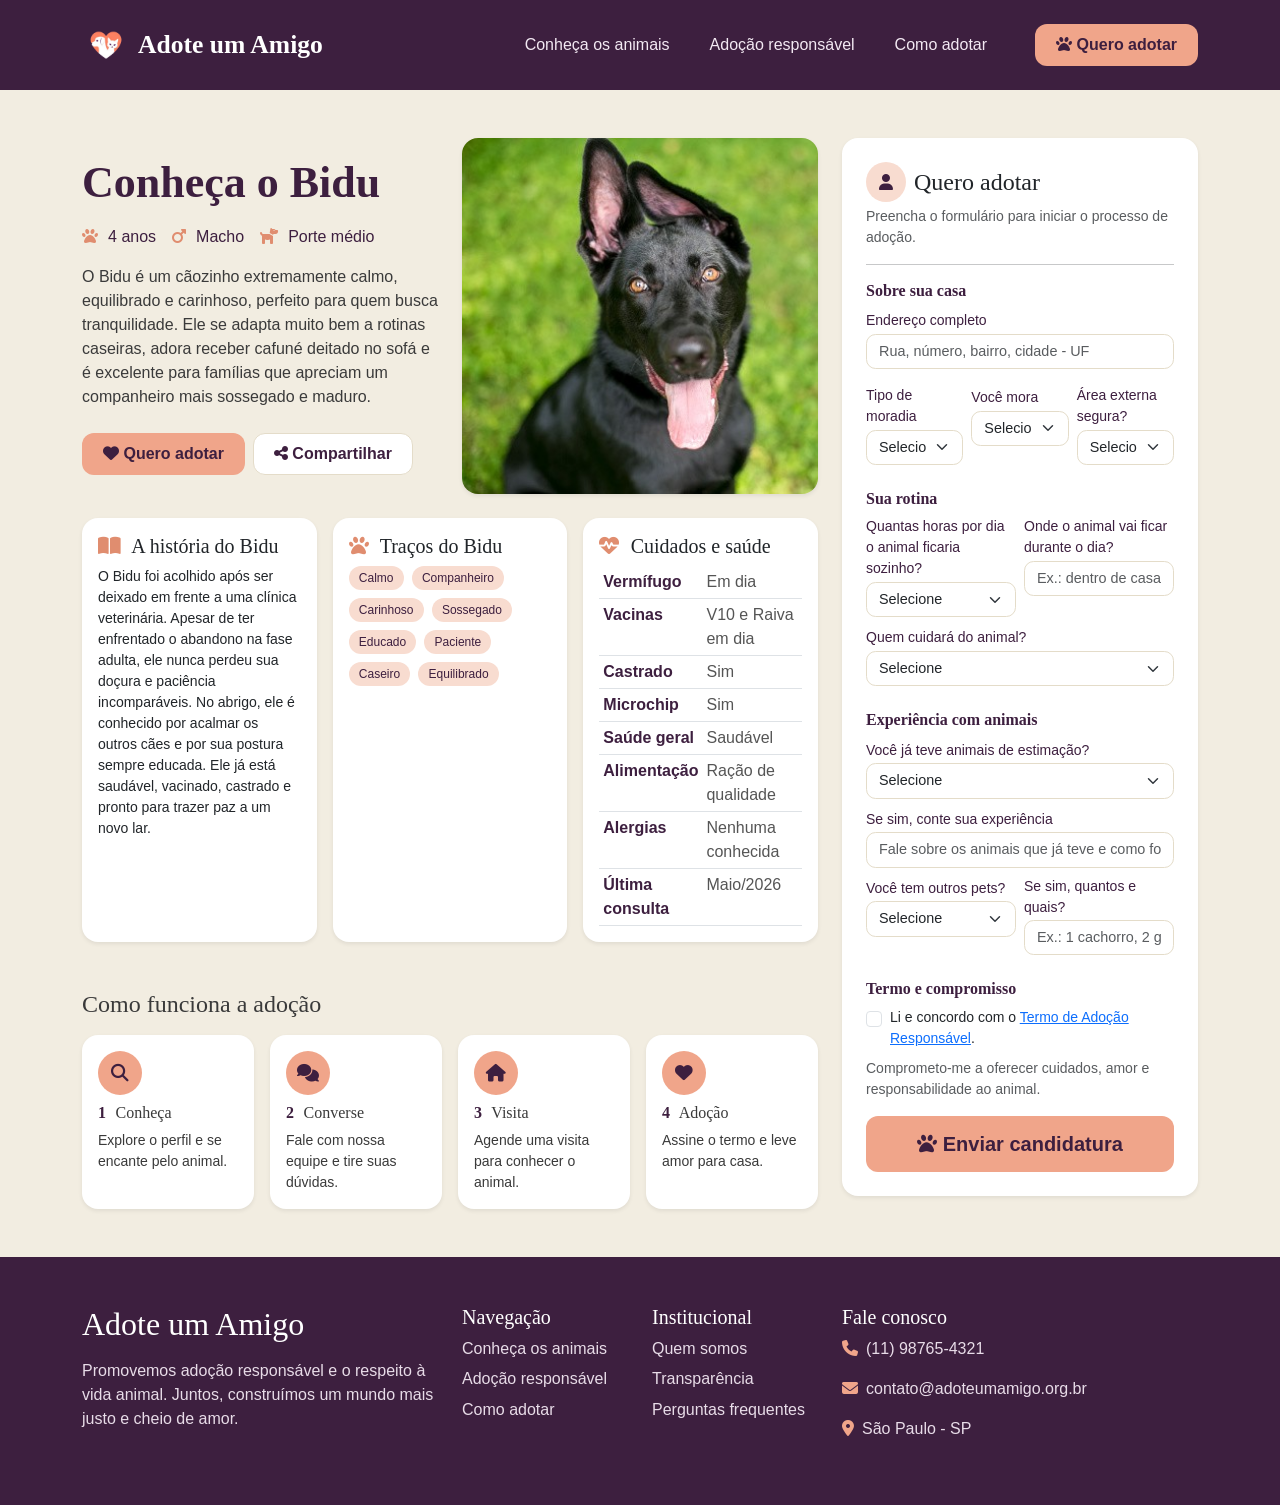
<file: formulario-animais/bidu.html>
<!DOCTYPE html>
<html lang="pt-BR">

<head>
    <meta charset="UTF-8">
    <meta name="viewport" content="width=device-width, initial-scale=1.0">
    <title>Adote um Amigo - Conheça o Bidu</title>
    <link href="https://cdn.jsdelivr.net/npm/bootstrap@5.3.8/dist/css/bootstrap.min.css" rel="stylesheet"
        integrity="sha384-sRIl4kxILFvY47J16cr9ZwB07vP4J8+LH7qKQnuqkuIAvNWLzeN8tE5YBujZqJLB" crossorigin="anonymous">
    <link rel="stylesheet" href="https://cdnjs.cloudflare.com/ajax/libs/font-awesome/6.7.2/css/all.min.css">
    <link rel="stylesheet" href="../base.css">
    <link rel="stylesheet" href="adocao.css">
</head>

<body>
    <header class="navbar navbar-expand-lg navbar-dark cabecalho py-3">
        <div class="container">
            <a class="navbar-brand d-flex align-items-center gap-2" href="../index.html">
                <img src="imagens/logo.png" class="logo" alt="Logo Adote um Amigo">
                <span class="titulo-logo">Adote um Amigo</span>
            </a>

            <div id="menu">
                <ul class="navbar-nav align-items-center gap-lg-4">
                    <li class="nav-item">
                        <a class="nav-link" href="../animais.html">Conheça os animais</a>
                    </li>
                    <li class="nav-item">
                        <a class="nav-link" href="../animais.html#adocao-responsavel">Adoção responsável</a>
                    </li>
                    <li class="nav-item">
                        <a class="nav-link" href="../index.html#cmadotar">Como adotar</a>
                    </li>
                    <li class="nav-item ms-lg-3">
                        <a href="animais.html" class="btn botao-adotar">
                            <i class="fa-solid fa-paw"></i>
                            Quero adotar
                        </a>
                    </li>
                </ul>
            </div>
        </div>
    </header>

    <main class="container py-5">
        <div class="row g-4">
            <div class="col-lg-8">
                <div class="row g-4 align-items-center mb-4">
                    <div class="col-md-6">
                        <h1 class="titulo-pagina mb-3">Conheça o Bidu</h1>
                        <div class="d-flex flex-wrap gap-3 mb-3 info-rapida">
                            <span><i class="fa-solid fa-paw"></i> 4 anos</span>
                            <span><i class="fa-solid fa-mars"></i> Macho</span>
                            <span><i class="fa-solid fa-dog"></i> Porte médio</span>
                        </div>
                        <p class="mb-4">O Bidu é um cãozinho extremamente calmo, equilibrado e carinhoso, perfeito para
                            quem busca tranquilidade. Ele se adapta muito bem a rotinas caseiras, adora receber cafuné
                            deitado no sofá e é excelente para famílias que apreciam um companheiro mais sossegado e
                            maduro.</p>
                        <div class="d-flex flex-wrap gap-2">
                            <a href="#formulario" class="btn botao-adotar"><i class="fa-solid fa-heart"></i> Quero
                                adotar</a>
                            <a href="#" class="btn botao-compartilhar"><i class="fa-solid fa-share-nodes"></i>
                                Compartilhar</a>
                        </div>
                    </div>
                    <div class="col-md-6">
                        <img src="imagens/bidu.jpg" alt="Bidu" class="img-fluid rounded-4 shadow-sm foto-principal">
                    </div>
                </div>
                <div class="row g-3">
                    <div class="col-md-4">
                        <div class="card cartao-info h-100 border-0 shadow-sm rounded-4">
                            <div class="card-body">
                                <h2 class="h5"><i class="fa-solid fa-book-open"></i> A história do Bidu</h2>
                                <p class="small mb-0">O Bidu foi acolhido após ser deixado em frente a uma clínica
                                    veterinária. Apesar de ter enfrentado o abandono na fase adulta, ele nunca perdeu
                                    sua doçura e paciência incomparáveis. No abrigo, ele é conhecido por acalmar os
                                    outros cães e por sua postura sempre educada. Ele já está saudável, vacinado,
                                    castrado e pronto para trazer paz a um novo lar.</p>
                            </div>
                        </div>
                    </div>
                    <div class="col-md-4">
                        <div class="card cartao-info h-100 border-0 shadow-sm rounded-4">
                            <div class="card-body">
                                <h2 class="h5"><i class="fa-solid fa-paw"></i> Traços do Bidu</h2>
                                <div class="d-flex flex-wrap gap-2 mt-2">
                                    <span class="badge tag-creme">Calmo</span>
                                    <span class="badge tag-creme">Companheiro</span>
                                    <span class="badge tag-creme">Carinhoso</span>
                                    <span class="badge tag-creme">Sossegado</span>
                                    <span class="badge tag-creme">Educado</span>
                                    <span class="badge tag-creme">Paciente</span>
                                    <span class="badge tag-creme">Caseiro</span>
                                    <span class="badge tag-creme">Equilibrado</span>
                                </div>
                            </div>
                        </div>
                    </div>
                    <div class="col-md-4">
                        <div class="card cartao-info h-100 border-0 shadow-sm rounded-4">
                            <div class="card-body">
                                <h2 class="h5"><i class="fa-solid fa-heart-pulse"></i> Cuidados e saúde</h2>
                                <table class="table table-sm tabela-saude mb-0">
                                    <tbody>
                                        <tr>
                                            <th>Vermífugo</th>
                                            <td>Em dia</td>
                                        </tr>
                                        <tr>
                                            <th>Vacinas</th>
                                            <td>V10 e Raiva em dia</td>
                                        </tr>
                                        <tr>
                                            <th>Castrado</th>
                                            <td>Sim</td>
                                        </tr>
                                        <tr>
                                            <th>Microchip</th>
                                            <td>Sim</td>
                                        </tr>
                                        <tr>
                                            <th>Saúde geral</th>
                                            <td>Saudável</td>
                                        </tr>
                                        <tr>
                                            <th>Alimentação</th>
                                            <td>Ração de qualidade</td>
                                        </tr>
                                        <tr>
                                            <th>Alergias</th>
                                            <td>Nenhuma conhecida</td>
                                        </tr>
                                        <tr>
                                            <th>Última consulta</th>
                                            <td>Maio/2026</td>
                                        </tr>
                                    </tbody>
                                </table>
                            </div>
                        </div>
                    </div>
                </div>
                <h2 class="h4 mt-5 mb-3">Como funciona a adoção</h2>
                <div class="row g-3">
                    <div class="col-md-3">
                        <div class="passo p-3 h-100 rounded-4 shadow-sm">
                            <div class="passo-icon"><i class="fa-solid fa-magnifying-glass"></i></div>
                            <h3 class="h6 mt-2"><span class="numero-passo">1</span> Conheça</h3>
                            <p class="small mb-0">Explore o perfil e se encante pelo animal.</p>
                        </div>
                    </div>
                    <div class="col-md-3">
                        <div class="passo p-3 h-100 rounded-4 shadow-sm">
                            <div class="passo-icon"><i class="fa-solid fa-comments"></i></div>
                            <h3 class="h6 mt-2"><span class="numero-passo">2</span> Converse</h3>
                            <p class="small mb-0">Fale com nossa equipe e tire suas dúvidas.</p>
                        </div>
                    </div>
                    <div class="col-md-3">
                        <div class="passo p-3 h-100 rounded-4 shadow-sm">
                            <div class="passo-icon"><i class="fa-solid fa-house"></i></div>
                            <h3 class="h6 mt-2"><span class="numero-passo">3</span> Visita</h3>
                            <p class="small mb-0">Agende uma visita para conhecer o animal.</p>
                        </div>
                    </div>
                    <div class="col-md-3">
                        <div class="passo p-3 h-100 rounded-4 shadow-sm">
                            <div class="passo-icon"><i class="fa-solid fa-heart"></i></div>
                            <h3 class="h6 mt-2"><span class="numero-passo">4</span> Adoção</h3>
                            <p class="small mb-0">Assine o termo e leve amor para casa.</p>
                        </div>
                    </div>
                </div>
            </div>
            <aside class="col-lg-4" id="formulario">
                <div class="card card-form border-0 shadow-sm rounded-4">
                    <div class="card-body p-4">
                        <div class="d-flex align-items-center gap-2 mb-1">
                            <span class="icone-form"><i class="fa-solid fa-user"></i></span>
                            <h2 class="h4 mb-0">Quero adotar</h2>
                        </div>
                        <p class="small text-muted">Preencha o formulário para iniciar o processo de adoção.</p>
                        <hr>
                        <form action="#" method="post">
                            <h3 class="h6 mt-2">Sobre sua casa</h3>
                            <div class="mb-3">
                                <label class="form-label small">Endereço completo</label>
                                <input type="text" class="form-control" name="endereco"
                                    placeholder="Rua, número, bairro, cidade - UF" required>
                            </div>
                            <div class="row g-2">
                                <div class="col-md-4"><label class="form-label small">Tipo de moradia</label>
                                    <select class="form-select" name="moradia" required>
                                        <option value="">Selecione</option>
                                        <option>Casa</option>
                                        <option>Apartamento</option>
                                        <option>Sítio</option>
                                    </select>
                                </div>
                                <div class="col-md-4"><label class="form-label small">Você mora</label>
                                    <select class="form-select" name="mora" required>
                                        <option value="">Selecione</option>
                                        <option>Sozinho(a)</option>
                                        <option>Com família</option>
                                        <option>Com colegas</option>
                                    </select>
                                </div>
                                <div class="col-md-4"><label class="form-label small">Área externa segura?</label>
                                    <select class="form-select" name="area" required>
                                        <option value="">Selecione</option>
                                        <option>Sim</option>
                                        <option>Não</option>
                                    </select>
                                </div>
                            </div>
                            <h3 class="h6 mt-4">Sua rotina</h3>
                            <div class="row g-2">
                                <div class="col-md-6"><label class="form-label small">Quantas horas por dia o animal
                                        ficaria sozinho?</label>
                                    <select class="form-select" name="horas" required>
                                        <option value="">Selecione</option>
                                        <option>Menos de 2 horas</option>
                                        <option>De 2 a 4 horas</option>
                                        <option>De 4 a 8 horas</option>
                                        <option>Mais de 8 horas</option>
                                    </select>
                                </div>
                                <div class="col-md-6"><label class="form-label small">Onde o animal vai ficar durante o
                                        dia?</label>
                                    <input type="text" class="form-control" name="local"
                                        placeholder="Ex.: dentro de casa, quintal, área externa..." required>
                                </div>
                                <div class="col-12"><label class="form-label small">Quem cuidará do animal?</label>
                                    <select class="form-select" name="cuidador" required>
                                        <option value="">Selecione</option>
                                        <option>Eu mesmo(a)</option>
                                        <option>Um familiar</option>
                                        <option>Um cuidador contratado</option>
                                    </select>
                                </div>
                            </div>
                            <h3 class="h6 mt-4">Experiência com animais</h3>
                            <div class="mb-2">
                                <label class="form-label small">Você já teve animais de estimação?</label>
                                <select class="form-select" name="ja_teve" required>
                                    <option value="">Selecione</option>
                                    <option>Sim</option>
                                    <option>Não</option>
                                </select>
                            </div>
                            <div class="mb-2">
                                <label class="form-label small">Se sim, conte sua experiência</label>
                                <input type="text" class="form-control" name="experiencia"
                                    placeholder="Fale sobre os animais que já teve e como foi cuidar deles">
                            </div>
                            <div class="row g-2">
                                <div class="col-md-6"><label class="form-label small">Você tem outros pets?</label>
                                    <select class="form-select" name="outros" required>
                                        <option value="">Selecione</option>
                                        <option>Sim</option>
                                        <option>Não</option>
                                    </select>
                                </div>
                                <div class="col-md-6"><label class="form-label small">Se sim, quantos e quais?</label>
                                    <input type="text" class="form-control" name="quantos"
                                        placeholder="Ex.: 1 cachorro, 2 gatos...">
                                </div>
                            </div>
                            <h3 class="h6 mt-4">Termo e compromisso</h3>
                            <div class="form-check mb-2">
                                <input class="form-check-input" type="checkbox" id="termo" required>
                                <label class="form-check-label small" for="termo">Li e concordo com o <a href="#">Termo
                                        de Adoção Responsável</a>.</label>
                            </div>
                            <p class="small text-muted">Comprometo-me a oferecer cuidados, amor e responsabilidade ao
                                animal.</p>
                            <div class="d-grid mt-3">
                                <button type="submit" class="btn botao-enviar btn-lg">
                                    <i class="fa-solid fa-paw"></i> Enviar candidatura
                                </button>
                            </div>
                        </form>
                    </div>
                </div>
            </aside>
        </div>
    </main>
    <footer class="rodape py-5">
        <div class="container">
            <div class="row gy-4">
                <div class="col-lg-4">
                    <h2 class="mb-3">Adote um Amigo</h2>
                    <p>Promovemos adoção responsável e o respeito à vida animal. Juntos, construímos um mundo mais justo
                        e cheio de amor.</p>
                </div>
                <div class="col-lg-2 col-md-4">
                    <h5>Navegação</h5>
                    <ul class="list-unstyled">
                        <li class="nav-item">
                            <a class="nav-link" href="../animais.html">Conheça os animais</a>
                        </li>
                        <li class="nav-item">
                            <a class="nav-link" href="../animais.html#adocao-responsavel">Adoção responsável</a>
                        </li>
                        <li class="nav-item">
                            <a class="nav-link" href="../index.html#cmadotar">Como adotar</a>
                        </li>
                    </ul>
                </div>
                <div class="col-lg-2 col-md-4">
                    <h5>Institucional</h5>
                    <ul class="list-unstyled">
                        <li><a href="#">Quem somos</a></li>
                        <li><a href="#">Transparência</a></li>
                        <li><a href="#">Perguntas frequentes</a></li>
                    </ul>
                </div>
                <div class="col-lg-4">
                    <h5>Fale conosco</h5>
                    <p><i class="fa-solid fa-phone me-2"></i>(11) 98765-4321</p>
                    <p><i class="fa-solid fa-envelope me-2"></i>contato@adoteumamigo.org.br</p>
                    <p><i class="fa-solid fa-location-dot me-2"></i>São Paulo - SP</p>
                </div>
            </div>
        </div>
    </footer>
</body>

</html>
</file>
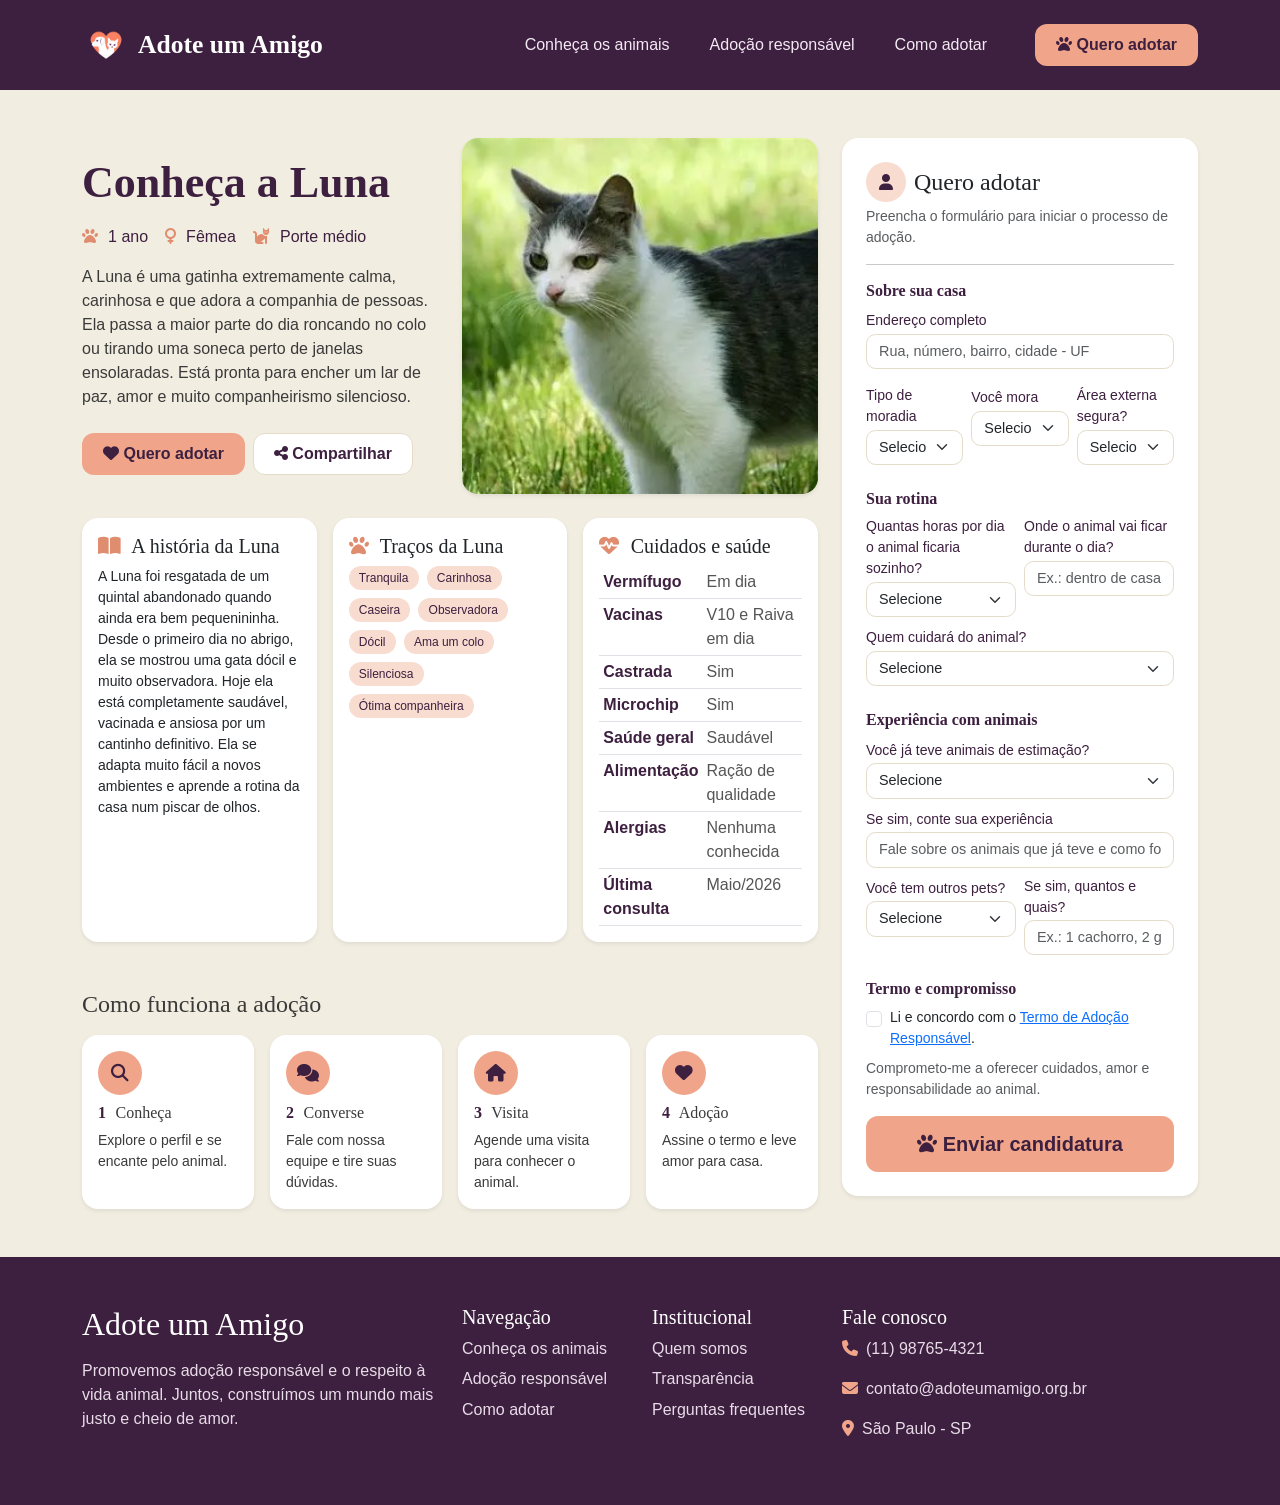
<file: formulario-animais/luna.html>
<!DOCTYPE html>
<html lang="pt-BR">

<head>
    <meta charset="UTF-8">
    <meta name="viewport" content="width=device-width, initial-scale=1.0">
    <title>Adote um Amigo - Conheça a Luna</title>
    <link href="https://cdn.jsdelivr.net/npm/bootstrap@5.3.8/dist/css/bootstrap.min.css" rel="stylesheet"
        integrity="sha384-sRIl4kxILFvY47J16cr9ZwB07vP4J8+LH7qKQnuqkuIAvNWLzeN8tE5YBujZqJLB" crossorigin="anonymous">
    <link rel="stylesheet" href="https://cdnjs.cloudflare.com/ajax/libs/font-awesome/6.7.2/css/all.min.css">
    <link rel="stylesheet" href="../base.css">
    <link rel="stylesheet" href="adocao.css">
</head>

<body>
    <header class="navbar navbar-expand-lg navbar-dark cabecalho py-3">
        <div class="container">
            <a class="navbar-brand d-flex align-items-center gap-2" href="../index.html">
                <img src="imagens/logo.png" class="logo" alt="Logo Adote um Amigo">
                <span class="titulo-logo">Adote um Amigo</span>
            </a>

            <div id="menu">
                <ul class="navbar-nav align-items-center gap-lg-4">
                    <li class="nav-item">
                        <a class="nav-link" href="../animais.html">Conheça os animais</a>
                    </li>
                    <li class="nav-item">
                        <a class="nav-link" href="../animais.html#adocao-responsavel">Adoção responsável</a>
                    </li>
                    <li class="nav-item">
                        <a class="nav-link" href="../index.html#cmadotar">Como adotar</a>
                    </li>
                    <li class="nav-item ms-lg-3">
                        <a href="animais.html" class="btn botao-adotar">
                            <i class="fa-solid fa-paw"></i>
                            Quero adotar
                        </a>
                    </li>
                </ul>
            </div>
        </div>
    </header>

    <main class="container py-5">
        <div class="row g-4">
            <div class="col-lg-8">
                <div class="row g-4 align-items-center mb-4">
                    <div class="col-md-6">
                        <h1 class="titulo-pagina mb-3">Conheça a Luna</h1>
                        <div class="d-flex flex-wrap gap-3 mb-3 info-rapida">
                            <span><i class="fa-solid fa-paw"></i> 1 ano</span>
                            <span><i class="fa-solid fa-venus"></i> Fêmea</span>
                            <span><i class="fa-solid fa-cat"></i> Porte médio</span>
                        </div>
                        <p class="mb-4">A Luna é uma gatinha extremamente calma, carinhosa e que adora a companhia de
                            pessoas. Ela passa a maior parte do dia roncando no colo ou tirando uma soneca perto de
                            janelas ensolaradas. Está pronta para encher um lar de paz, amor e muito companheirismo
                            silencioso.</p>
                        <div class="d-flex flex-wrap gap-2">
                            <a href="#formulario" class="btn botao-adotar"><i class="fa-solid fa-heart"></i> Quero
                                adotar</a>
                            <a href="#" class="btn botao-compartilhar"><i class="fa-solid fa-share-nodes"></i>
                                Compartilhar</a>
                        </div>
                    </div>
                    <div class="col-md-6">
                        <img src="imagens/luna.jpg" alt="Luna" class="img-fluid rounded-4 shadow-sm foto-principal">
                    </div>
                </div>
                <div class="row g-3">
                    <div class="col-md-4">
                        <div class="card cartao-info h-100 border-0 shadow-sm rounded-4">
                            <div class="card-body">
                                <h2 class="h5"><i class="fa-solid fa-book-open"></i> A história da Luna</h2>
                                <p class="small mb-0">A Luna foi resgatada de um quintal abandonado quando ainda era bem
                                    pequenininha. Desde o primeiro dia no abrigo, ela se mostrou uma gata dócil e muito
                                    observadora. Hoje ela está completamente saudável, vacinada e ansiosa por um
                                    cantinho definitivo. Ela se adapta muito fácil a novos ambientes e aprende a rotina
                                    da casa num piscar de olhos.</p>
                            </div>
                        </div>
                    </div>
                    <div class="col-md-4">
                        <div class="card cartao-info h-100 border-0 shadow-sm rounded-4">
                            <div class="card-body">
                                <h2 class="h5"><i class="fa-solid fa-paw"></i> Traços da Luna</h2>
                                <div class="d-flex flex-wrap gap-2 mt-2">
                                    <span class="badge tag-creme">Tranquila</span>
                                    <span class="badge tag-creme">Carinhosa</span>
                                    <span class="badge tag-creme">Caseira</span>
                                    <span class="badge tag-creme">Observadora</span>
                                    <span class="badge tag-creme">Dócil</span>
                                    <span class="badge tag-creme">Ama um colo</span>
                                    <span class="badge tag-creme">Silenciosa</span>
                                    <span class="badge tag-creme">Ótima companheira</span>
                                </div>
                            </div>
                        </div>
                    </div>
                    <div class="col-md-4">
                        <div class="card cartao-info h-100 border-0 shadow-sm rounded-4">
                            <div class="card-body">
                                <h2 class="h5"><i class="fa-solid fa-heart-pulse"></i> Cuidados e saúde</h2>
                                <table class="table table-sm tabela-saude mb-0">
                                    <tbody>
                                        <tr>
                                            <th>Vermífugo</th>
                                            <td>Em dia</td>
                                        </tr>
                                        <tr>
                                            <th>Vacinas</th>
                                            <td>V10 e Raiva em dia</td>
                                        </tr>
                                        <tr>
                                            <th>Castrada</th>
                                            <td>Sim</td>
                                        </tr>
                                        <tr>
                                            <th>Microchip</th>
                                            <td>Sim</td>
                                        </tr>
                                        <tr>
                                            <th>Saúde geral</th>
                                            <td>Saudável</td>
                                        </tr>
                                        <tr>
                                            <th>Alimentação</th>
                                            <td>Ração de qualidade</td>
                                        </tr>
                                        <tr>
                                            <th>Alergias</th>
                                            <td>Nenhuma conhecida</td>
                                        </tr>
                                        <tr>
                                            <th>Última consulta</th>
                                            <td>Maio/2026</td>
                                        </tr>
                                    </tbody>
                                </table>
                            </div>
                        </div>
                    </div>
                </div>
                <h2 class="h4 mt-5 mb-3">Como funciona a adoção</h2>
                <div class="row g-3">
                    <div class="col-md-3">
                        <div class="passo p-3 h-100 rounded-4 shadow-sm">
                            <div class="passo-icon"><i class="fa-solid fa-magnifying-glass"></i></div>
                            <h3 class="h6 mt-2"><span class="numero-passo">1</span> Conheça</h3>
                            <p class="small mb-0">Explore o perfil e se encante pelo animal.</p>
                        </div>
                    </div>
                    <div class="col-md-3">
                        <div class="passo p-3 h-100 rounded-4 shadow-sm">
                            <div class="passo-icon"><i class="fa-solid fa-comments"></i></div>
                            <h3 class="h6 mt-2"><span class="numero-passo">2</span> Converse</h3>
                            <p class="small mb-0">Fale com nossa equipe e tire suas dúvidas.</p>
                        </div>
                    </div>
                    <div class="col-md-3">
                        <div class="passo p-3 h-100 rounded-4 shadow-sm">
                            <div class="passo-icon"><i class="fa-solid fa-house"></i></div>
                            <h3 class="h6 mt-2"><span class="numero-passo">3</span> Visita</h3>
                            <p class="small mb-0">Agende uma visita para conhecer o animal.</p>
                        </div>
                    </div>
                    <div class="col-md-3">
                        <div class="passo p-3 h-100 rounded-4 shadow-sm">
                            <div class="passo-icon"><i class="fa-solid fa-heart"></i></div>
                            <h3 class="h6 mt-2"><span class="numero-passo">4</span> Adoção</h3>
                            <p class="small mb-0">Assine o termo e leve amor para casa.</p>
                        </div>
                    </div>
                </div>
            </div>
            <aside class="col-lg-4" id="formulario">
                <div class="card card-form border-0 shadow-sm rounded-4">
                    <div class="card-body p-4">
                        <div class="d-flex align-items-center gap-2 mb-1">
                            <span class="icone-form"><i class="fa-solid fa-user"></i></span>
                            <h2 class="h4 mb-0">Quero adotar</h2>
                        </div>
                        <p class="small text-muted">Preencha o formulário para iniciar o processo de adoção.</p>
                        <hr>
                        <form action="#" method="post">
                            <h3 class="h6 mt-2">Sobre sua casa</h3>
                            <div class="mb-3">
                                <label class="form-label small">Endereço completo</label>
                                <input type="text" class="form-control" name="endereco"
                                    placeholder="Rua, número, bairro, cidade - UF" required>
                            </div>
                            <div class="row g-2">
                                <div class="col-md-4"><label class="form-label small">Tipo de moradia</label>
                                    <select class="form-select" name="moradia" required>
                                        <option value="">Selecione</option>
                                        <option>Casa</option>
                                        <option>Apartamento</option>
                                        <option>Sítio</option>
                                    </select>
                                </div>
                                <div class="col-md-4"><label class="form-label small">Você mora</label>
                                    <select class="form-select" name="mora" required>
                                        <option value="">Selecione</option>
                                        <option>Sozinho(a)</option>
                                        <option>Com família</option>
                                        <option>Com colegas</option>
                                    </select>
                                </div>
                                <div class="col-md-4"><label class="form-label small">Área externa segura?</label>
                                    <select class="form-select" name="area" required>
                                        <option value="">Selecione</option>
                                        <option>Sim</option>
                                        <option>Não</option>
                                    </select>
                                </div>
                            </div>
                            <h3 class="h6 mt-4">Sua rotina</h3>
                            <div class="row g-2">
                                <div class="col-md-6"><label class="form-label small">Quantas horas por dia o animal
                                        ficaria sozinho?</label>
                                    <select class="form-select" name="horas" required>
                                        <option value="">Selecione</option>
                                        <option>Menos de 2 horas</option>
                                        <option>De 2 a 4 horas</option>
                                        <option>De 4 a 8 horas</option>
                                        <option>Mais de 8 horas</option>
                                    </select>
                                </div>
                                <div class="col-md-6"><label class="form-label small">Onde o animal vai ficar durante o
                                        dia?</label>
                                    <input type="text" class="form-control" name="local"
                                        placeholder="Ex.: dentro de casa, quintal, área externa..." required>
                                </div>
                                <div class="col-12"><label class="form-label small">Quem cuidará do animal?</label>
                                    <select class="form-select" name="cuidador" required>
                                        <option value="">Selecione</option>
                                        <option>Eu mesmo(a)</option>
                                        <option>Um familiar</option>
                                        <option>Um cuidador contratado</option>
                                    </select>
                                </div>
                            </div>
                            <h3 class="h6 mt-4">Experiência com animais</h3>
                            <div class="mb-2">
                                <label class="form-label small">Você já teve animais de estimação?</label>
                                <select class="form-select" name="ja_teve" required>
                                    <option value="">Selecione</option>
                                    <option>Sim</option>
                                    <option>Não</option>
                                </select>
                            </div>
                            <div class="mb-2">
                                <label class="form-label small">Se sim, conte sua experiência</label>
                                <input type="text" class="form-control" name="experiencia"
                                    placeholder="Fale sobre os animais que já teve e como foi cuidar deles">
                            </div>
                            <div class="row g-2">
                                <div class="col-md-6"><label class="form-label small">Você tem outros pets?</label>
                                    <select class="form-select" name="outros" required>
                                        <option value="">Selecione</option>
                                        <option>Sim</option>
                                        <option>Não</option>
                                    </select>
                                </div>
                                <div class="col-md-6"><label class="form-label small">Se sim, quantos e quais?</label>
                                    <input type="text" class="form-control" name="quantos"
                                        placeholder="Ex.: 1 cachorro, 2 gatos...">
                                </div>
                            </div>
                            <h3 class="h6 mt-4">Termo e compromisso</h3>
                            <div class="form-check mb-2">
                                <input class="form-check-input" type="checkbox" id="termo" required>
                                <label class="form-check-label small" for="termo">Li e concordo com o <a href="#">Termo
                                        de Adoção Responsável</a>.</label>
                            </div>
                            <p class="small text-muted">Comprometo-me a oferecer cuidados, amor e responsabilidade ao
                                animal.</p>
                            <div class="d-grid mt-3">
                                <button type="submit" class="btn botao-enviar btn-lg">
                                    <i class="fa-solid fa-paw"></i> Enviar candidatura
                                </button>
                            </div>
                        </form>
                    </div>
                </div>
            </aside>
        </div>
    </main>
    <footer class="rodape py-5">
        <div class="container">
            <div class="row gy-4">
                <div class="col-lg-4">
                    <h2 class="mb-3">Adote um Amigo</h2>
                    <p>Promovemos adoção responsável e o respeito à vida animal. Juntos, construímos um mundo mais justo
                        e cheio de amor.</p>
                </div>
                <div class="col-lg-2 col-md-4">
                    <h5>Navegação</h5>
                    <ul class="list-unstyled">
                        <li class="nav-item">
                            <a class="nav-link" href="../animais.html">Conheça os animais</a>
                        </li>
                        <li class="nav-item">
                            <a class="nav-link" href="../animais.html#adocao-responsavel">Adoção responsável</a>
                        </li>
                        <li class="nav-item">
                            <a class="nav-link" href="../index.html#cmadotar">Como adotar</a>
                        </li>
                    </ul>
                </div>
                <div class="col-lg-2 col-md-4">
                    <h5>Institucional</h5>
                    <ul class="list-unstyled">
                        <li><a href="#">Quem somos</a></li>
                        <li><a href="#">Transparência</a></li>
                        <li><a href="#">Perguntas frequentes</a></li>
                    </ul>
                </div>
                <div class="col-lg-4">
                    <h5>Fale conosco</h5>
                    <p><i class="fa-solid fa-phone me-2"></i>(11) 98765-4321</p>
                    <p><i class="fa-solid fa-envelope me-2"></i>contato@adoteumamigo.org.br</p>
                    <p><i class="fa-solid fa-location-dot me-2"></i>São Paulo - SP</p>
                </div>
            </div>
        </div>
    </footer>
</body>

</html>
</file>
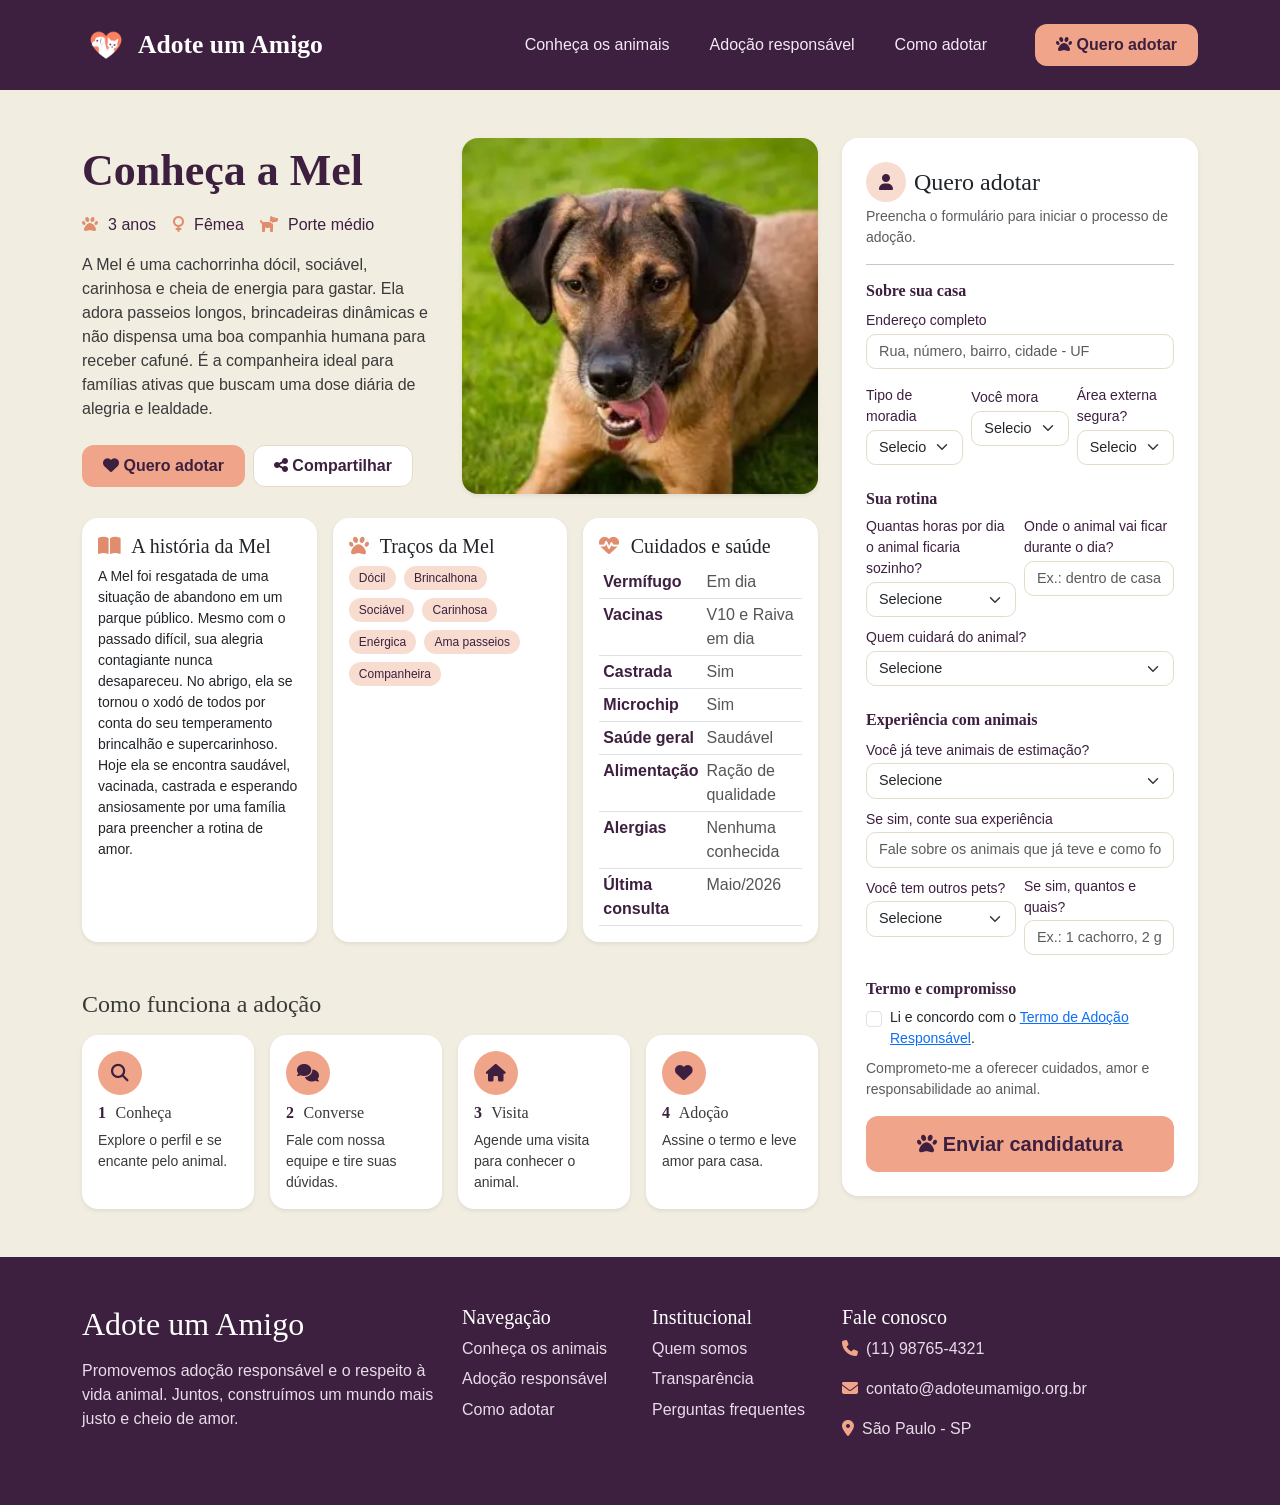
<file: formulario-animais/mel.html>
<!DOCTYPE html>
<html lang="pt-BR">

<head>
    <meta charset="UTF-8">
    <meta name="viewport" content="width=device-width, initial-scale=1.0">
    <title>Adote um Amigo - Conheça a Mel</title>
    <link href="https://cdn.jsdelivr.net/npm/bootstrap@5.3.8/dist/css/bootstrap.min.css" rel="stylesheet"
        integrity="sha384-sRIl4kxILFvY47J16cr9ZwB07vP4J8+LH7qKQnuqkuIAvNWLzeN8tE5YBujZqJLB" crossorigin="anonymous">
    <link rel="stylesheet" href="https://cdnjs.cloudflare.com/ajax/libs/font-awesome/6.7.2/css/all.min.css">
    <link rel="stylesheet" href="../base.css">
    <link rel="stylesheet" href="adocao.css">
</head>

<body>
    <header class="navbar navbar-expand-lg navbar-dark cabecalho py-3">
        <div class="container">
            <a class="navbar-brand d-flex align-items-center gap-2" href="../index.html">
                <img src="imagens/logo.png" class="logo" alt="Logo Adote um Amigo">
                <span class="titulo-logo">Adote um Amigo</span>
            </a>

            <div id="menu">
                <ul class="navbar-nav align-items-center gap-lg-4">
                    <li class="nav-item">
                        <a class="nav-link" href="../animais.html">Conheça os animais</a>
                    </li>
                    <li class="nav-item">
                        <a class="nav-link" href="../animais.html#adocao-responsavel">Adoção responsável</a>
                    </li>
                    <li class="nav-item">
                        <a class="nav-link" href="../index.html#cmadotar">Como adotar</a>
                    </li>
                    <li class="nav-item ms-lg-3">
                        <a href="animais.html" class="btn botao-adotar">
                            <i class="fa-solid fa-paw"></i>
                            Quero adotar
                        </a>
                    </li>
                </ul>
            </div>
        </div>
    </header>

    <main class="container py-5">
        <div class="row g-4">
            <div class="col-lg-8">
                <div class="row g-4 align-items-center mb-4">
                    <div class="col-md-6">
                        <h1 class="titulo-pagina mb-3">Conheça a Mel</h1>
                        <div class="d-flex flex-wrap gap-3 mb-3 info-rapida">
                            <span><i class="fa-solid fa-paw"></i> 3 anos</span>
                            <span><i class="fa-solid fa-venus"></i> Fêmea</span>
                            <span><i class="fa-solid fa-dog"></i> Porte médio</span>
                        </div>
                        <p class="mb-4">A Mel é uma cachorrinha dócil, sociável, carinhosa e cheia de energia para
                            gastar. Ela adora passeios longos, brincadeiras dinâmicas e não dispensa uma boa companhia
                            humana para receber cafuné. É a companheira ideal para famílias ativas que buscam uma dose
                            diária de alegria e lealdade.</p>
                        <div class="d-flex flex-wrap gap-2">
                            <a href="#formulario" class="btn botao-adotar"><i class="fa-solid fa-heart"></i> Quero
                                adotar</a>
                            <a href="#" class="btn botao-compartilhar"><i class="fa-solid fa-share-nodes"></i>
                                Compartilhar</a>
                        </div>
                    </div>
                    <div class="col-md-6">
                        <img src="imagens/mel.jpg" alt="Mel" class="img-fluid rounded-4 shadow-sm foto-principal">
                    </div>
                </div>
                <div class="row g-3">
                    <div class="col-md-4">
                        <div class="card cartao-info h-100 border-0 shadow-sm rounded-4">
                            <div class="card-body">
                                <h2 class="h5"><i class="fa-solid fa-book-open"></i> A história da Mel</h2>
                                <p class="small mb-0">A Mel foi resgatada de uma situação de abandono em um parque
                                    público. Mesmo com o passado difícil, sua alegria contagiante nunca desapareceu. No
                                    abrigo, ela se tornou o xodó de todos por conta do seu temperamento brincalhão e
                                    supercarinhoso. Hoje ela se encontra saudável, vacinada, castrada e esperando
                                    ansiosamente por uma família para preencher a rotina de amor.</p>
                            </div>
                        </div>
                    </div>
                    <div class="col-md-4">
                        <div class="card cartao-info h-100 border-0 shadow-sm rounded-4">
                            <div class="card-body">
                                <h2 class="h5"><i class="fa-solid fa-paw"></i> Traços da Mel</h2>
                                <div class="d-flex flex-wrap gap-2 mt-2">
                                    <span class="badge tag-creme">Dócil</span>
                                    <span class="badge tag-creme">Brincalhona</span>
                                    <span class="badge tag-creme">Sociável</span>
                                    <span class="badge tag-creme">Carinhosa</span>
                                    <span class="badge tag-creme">Enérgica</span>
                                    <span class="badge tag-creme">Ama passeios</span>
                                    <span class="badge tag-creme">Companheira</span>
                                </div>
                            </div>
                        </div>
                    </div>
                    <div class="col-md-4">
                        <div class="card cartao-info h-100 border-0 shadow-sm rounded-4">
                            <div class="card-body">
                                <h2 class="h5"><i class="fa-solid fa-heart-pulse"></i> Cuidados e saúde</h2>
                                <table class="table table-sm tabela-saude mb-0">
                                    <tbody>
                                        <tr>
                                            <th>Vermífugo</th>
                                            <td>Em dia</td>
                                        </tr>
                                        <tr>
                                            <th>Vacinas</th>
                                            <td>V10 e Raiva em dia</td>
                                        </tr>
                                        <tr>
                                            <th>Castrada</th>
                                            <td>Sim</td>
                                        </tr>
                                        <tr>
                                            <th>Microchip</th>
                                            <td>Sim</td>
                                        </tr>
                                        <tr>
                                            <th>Saúde geral</th>
                                            <td>Saudável</td>
                                        </tr>
                                        <tr>
                                            <th>Alimentação</th>
                                            <td>Ração de qualidade</td>
                                        </tr>
                                        <tr>
                                            <th>Alergias</th>
                                            <td>Nenhuma conhecida</td>
                                        </tr>
                                        <tr>
                                            <th>Última consulta</th>
                                            <td>Maio/2026</td>
                                        </tr>
                                    </tbody>
                                </table>
                            </div>
                        </div>
                    </div>
                </div>
                <h2 class="h4 mt-5 mb-3">Como funciona a adoção</h2>
                <div class="row g-3">
                    <div class="col-md-3">
                        <div class="passo p-3 h-100 rounded-4 shadow-sm">
                            <div class="passo-icon"><i class="fa-solid fa-magnifying-glass"></i></div>
                            <h3 class="h6 mt-2"><span class="numero-passo">1</span> Conheça</h3>
                            <p class="small mb-0">Explore o perfil e se encante pelo animal.</p>
                        </div>
                    </div>
                    <div class="col-md-3">
                        <div class="passo p-3 h-100 rounded-4 shadow-sm">
                            <div class="passo-icon"><i class="fa-solid fa-comments"></i></div>
                            <h3 class="h6 mt-2"><span class="numero-passo">2</span> Converse</h3>
                            <p class="small mb-0">Fale com nossa equipe e tire suas dúvidas.</p>
                        </div>
                    </div>
                    <div class="col-md-3">
                        <div class="passo p-3 h-100 rounded-4 shadow-sm">
                            <div class="passo-icon"><i class="fa-solid fa-house"></i></div>
                            <h3 class="h6 mt-2"><span class="numero-passo">3</span> Visita</h3>
                            <p class="small mb-0">Agende uma visita para conhecer o animal.</p>
                        </div>
                    </div>
                    <div class="col-md-3">
                        <div class="passo p-3 h-100 rounded-4 shadow-sm">
                            <div class="passo-icon"><i class="fa-solid fa-heart"></i></div>
                            <h3 class="h6 mt-2"><span class="numero-passo">4</span> Adoção</h3>
                            <p class="small mb-0">Assine o termo e leve amor para casa.</p>
                        </div>
                    </div>
                </div>
            </div>
            <aside class="col-lg-4" id="formulario">
                <div class="card card-form border-0 shadow-sm rounded-4">
                    <div class="card-body p-4">
                        <div class="d-flex align-items-center gap-2 mb-1">
                            <span class="icone-form"><i class="fa-solid fa-user"></i></span>
                            <h2 class="h4 mb-0">Quero adotar</h2>
                        </div>
                        <p class="small text-muted">Preencha o formulário para iniciar o processo de adoção.</p>
                        <hr>
                        <form action="#" method="post">
                            <h3 class="h6 mt-2">Sobre sua casa</h3>
                            <div class="mb-3">
                                <label class="form-label small">Endereço completo</label>
                                <input type="text" class="form-control" name="endereco"
                                    placeholder="Rua, número, bairro, cidade - UF" required>
                            </div>
                            <div class="row g-2">
                                <div class="col-md-4"><label class="form-label small">Tipo de moradia</label>
                                    <select class="form-select" name="moradia" required>
                                        <option value="">Selecione</option>
                                        <option>Casa</option>
                                        <option>Apartamento</option>
                                        <option>Sítio</option>
                                    </select>
                                </div>
                                <div class="col-md-4"><label class="form-label small">Você mora</label>
                                    <select class="form-select" name="mora" required>
                                        <option value="">Selecione</option>
                                        <option>Sozinho(a)</option>
                                        <option>Com família</option>
                                        <option>Com colegas</option>
                                    </select>
                                </div>
                                <div class="col-md-4"><label class="form-label small">Área externa segura?</label>
                                    <select class="form-select" name="area" required>
                                        <option value="">Selecione</option>
                                        <option>Sim</option>
                                        <option>Não</option>
                                    </select>
                                </div>
                            </div>
                            <h3 class="h6 mt-4">Sua rotina</h3>
                            <div class="row g-2">
                                <div class="col-md-6"><label class="form-label small">Quantas horas por dia o animal
                                        ficaria sozinho?</label>
                                    <select class="form-select" name="horas" required>
                                        <option value="">Selecione</option>
                                        <option>Menos de 2 horas</option>
                                        <option>De 2 a 4 horas</option>
                                        <option>De 4 a 8 horas</option>
                                        <option>Mais de 8 horas</option>
                                    </select>
                                </div>
                                <div class="col-md-6"><label class="form-label small">Onde o animal vai ficar durante o
                                        dia?</label>
                                    <input type="text" class="form-control" name="local"
                                        placeholder="Ex.: dentro de casa, quintal, área externa..." required>
                                </div>
                                <div class="col-12"><label class="form-label small">Quem cuidará do animal?</label>
                                    <select class="form-select" name="cuidador" required>
                                        <option value="">Selecione</option>
                                        <option>Eu mesmo(a)</option>
                                        <option>Um familiar</option>
                                        <option>Um cuidador contratado</option>
                                    </select>
                                </div>
                            </div>
                            <h3 class="h6 mt-4">Experiência com animais</h3>
                            <div class="mb-2">
                                <label class="form-label small">Você já teve animais de estimação?</label>
                                <select class="form-select" name="ja_teve" required>
                                    <option value="">Selecione</option>
                                    <option>Sim</option>
                                    <option>Não</option>
                                </select>
                            </div>
                            <div class="mb-2">
                                <label class="form-label small">Se sim, conte sua experiência</label>
                                <input type="text" class="form-control" name="experiencia"
                                    placeholder="Fale sobre os animais que já teve e como foi cuidar deles">
                            </div>
                            <div class="row g-2">
                                <div class="col-md-6"><label class="form-label small">Você tem outros pets?</label>
                                    <select class="form-select" name="outros" required>
                                        <option value="">Selecione</option>
                                        <option>Sim</option>
                                        <option>Não</option>
                                    </select>
                                </div>
                                <div class="col-md-6"><label class="form-label small">Se sim, quantos e quais?</label>
                                    <input type="text" class="form-control" name="quantos"
                                        placeholder="Ex.: 1 cachorro, 2 gatos...">
                                </div>
                            </div>
                            <h3 class="h6 mt-4">Termo e compromisso</h3>
                            <div class="form-check mb-2">
                                <input class="form-check-input" type="checkbox" id="termo" required>
                                <label class="form-check-label small" for="termo">Li e concordo com o <a href="#">Termo
                                        de Adoção Responsável</a>.</label>
                            </div>
                            <p class="small text-muted">Comprometo-me a oferecer cuidados, amor e responsabilidade ao
                                animal.</p>
                            <div class="d-grid mt-3">
                                <button type="submit" class="btn botao-enviar btn-lg">
                                    <i class="fa-solid fa-paw"></i> Enviar candidatura
                                </button>
                            </div>
                        </form>
                    </div>
                </div>
            </aside>
        </div>
    </main>
    <footer class="rodape py-5">
        <div class="container">
            <div class="row gy-4">
                <div class="col-lg-4">
                    <h2 class="mb-3">Adote um Amigo</h2>
                    <p>Promovemos adoção responsável e o respeito à vida animal. Juntos, construímos um mundo mais justo
                        e cheio de amor.</p>
                </div>
                <div class="col-lg-2 col-md-4">
                    <h5>Navegação</h5>
                    <ul class="list-unstyled">
                        <li class="nav-item">
                            <a class="nav-link" href="../animais.html">Conheça os animais</a>
                        </li>
                        <li class="nav-item">
                            <a class="nav-link" href="../animais.html#adocao-responsavel">Adoção responsável</a>
                        </li>
                        <li class="nav-item">
                            <a class="nav-link" href="../index.html#cmadotar">Como adotar</a>
                        </li>
                    </ul>
                </div>
                <div class="col-lg-2 col-md-4">
                    <h5>Institucional</h5>
                    <ul class="list-unstyled">
                        <li><a href="#">Quem somos</a></li>
                        <li><a href="#">Transparência</a></li>
                        <li><a href="#">Perguntas frequentes</a></li>
                    </ul>
                </div>
                <div class="col-lg-4">
                    <h5>Fale conosco</h5>
                    <p><i class="fa-solid fa-phone me-2"></i>(11) 98765-4321</p>
                    <p><i class="fa-solid fa-envelope me-2"></i>contato@adoteumamigo.org.br</p>
                    <p><i class="fa-solid fa-location-dot me-2"></i>São Paulo - SP</p>
                </div>
            </div>
        </div>
    </footer>
</body>

</html>
</file>
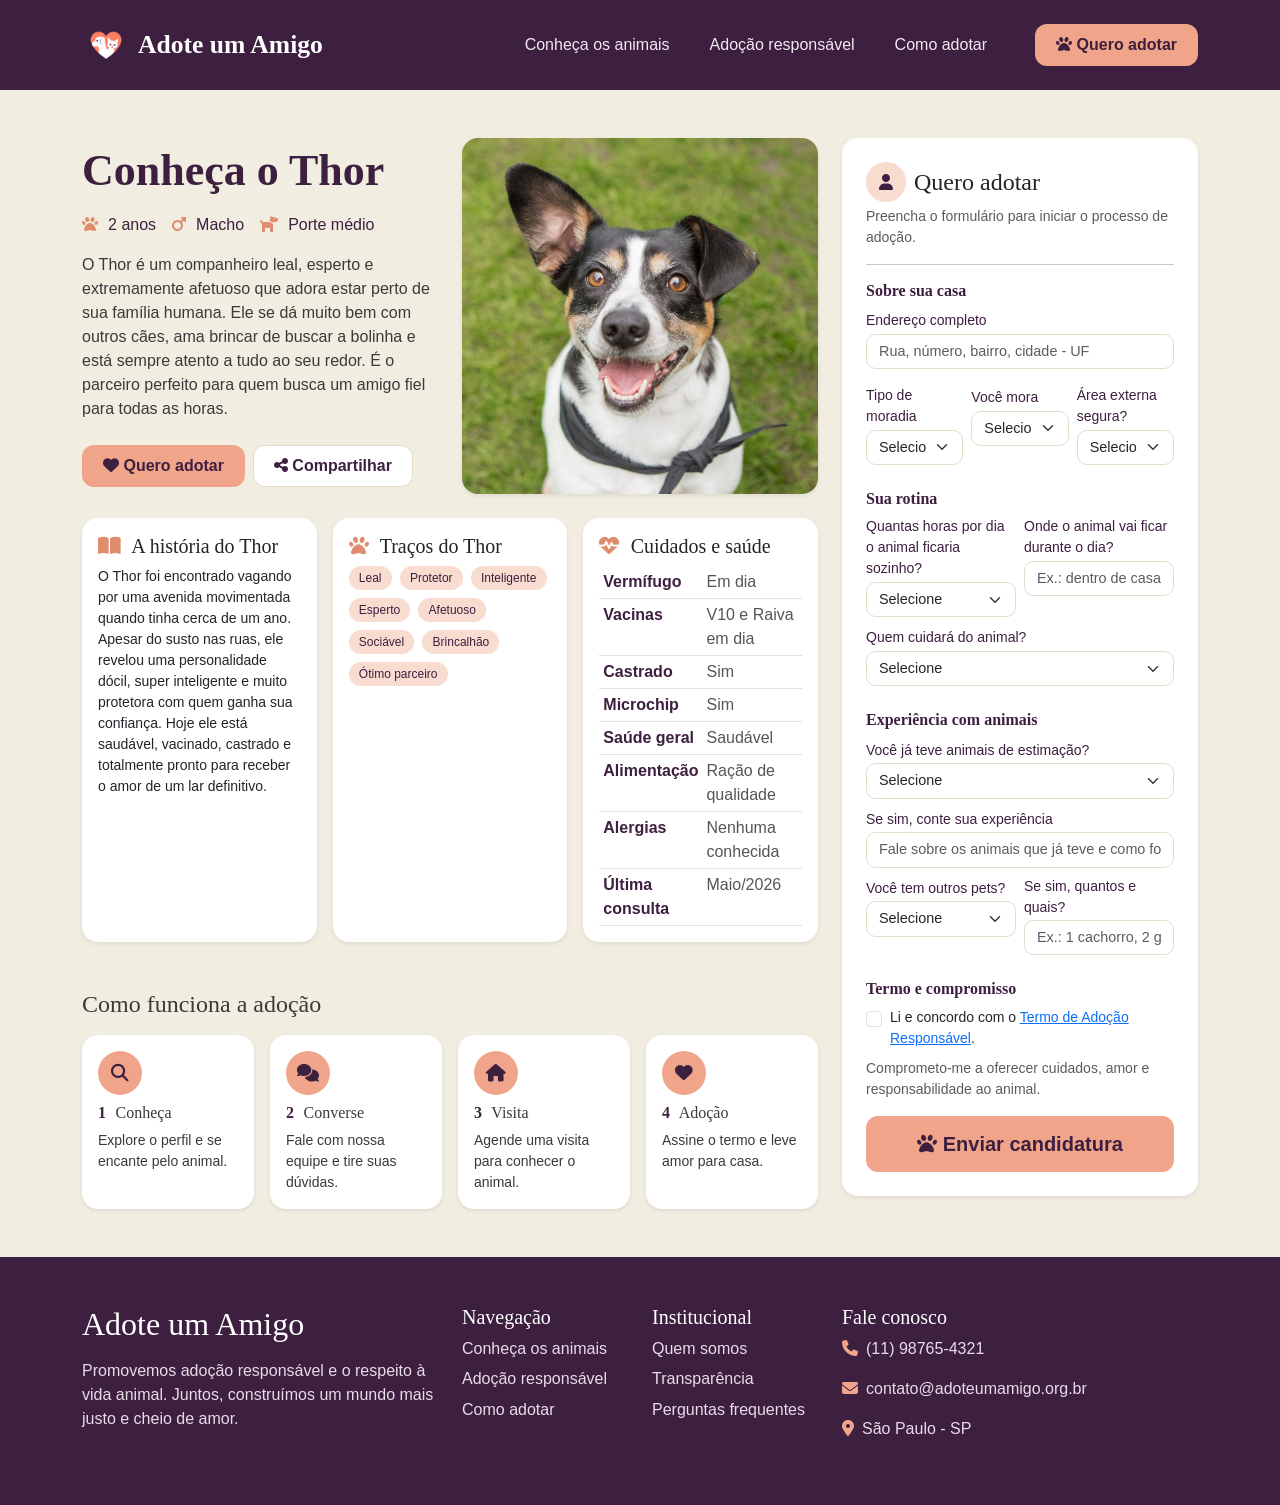
<file: formulario-animais/thor.html>
<!DOCTYPE html>
<html lang="pt-BR">

<head>
    <meta charset="UTF-8">
    <meta name="viewport" content="width=device-width, initial-scale=1.0">
    <title>Adote um Amigo - Conheça o Thor</title>
    <link href="https://cdn.jsdelivr.net/npm/bootstrap@5.3.8/dist/css/bootstrap.min.css" rel="stylesheet"
        integrity="sha384-sRIl4kxILFvY47J16cr9ZwB07vP4J8+LH7qKQnuqkuIAvNWLzeN8tE5YBujZqJLB" crossorigin="anonymous">
    <link rel="stylesheet" href="https://cdnjs.cloudflare.com/ajax/libs/font-awesome/6.7.2/css/all.min.css">
    <link rel="stylesheet" href="../base.css">
    <link rel="stylesheet" href="adocao.css">
</head>

<body>
    <header class="navbar navbar-expand-lg navbar-dark cabecalho py-3">
        <div class="container">
            <a class="navbar-brand d-flex align-items-center gap-2" href="../index.html">
                <img src="imagens/logo.png" class="logo" alt="Logo Adote um Amigo">
                <span class="titulo-logo">Adote um Amigo</span>
            </a>

            <div id="menu">
                <ul class="navbar-nav align-items-center gap-lg-4">
                    <li class="nav-item">
                        <a class="nav-link" href="../animais.html">Conheça os animais</a>
                    </li>
                    <li class="nav-item">
                        <a class="nav-link" href="../animais.html#adocao-responsavel">Adoção responsável</a>
                    </li>
                    <li class="nav-item">
                        <a class="nav-link" href="../index.html#cmadotar">Como adotar</a>
                    </li>
                    <li class="nav-item ms-lg-3">
                        <a href="animais.html" class="btn botao-adotar">
                            <i class="fa-solid fa-paw"></i>
                            Quero adotar
                        </a>
                    </li>
                </ul>
            </div>
        </div>
    </header>

    <main class="container py-5">
        <div class="row g-4">
            <div class="col-lg-8">
                <div class="row g-4 align-items-center mb-4">
                    <div class="col-md-6">
                        <h1 class="titulo-pagina mb-3">Conheça o Thor</h1>
                        <div class="d-flex flex-wrap gap-3 mb-3 info-rapida">
                            <span><i class="fa-solid fa-paw"></i> 2 anos</span>
                            <span><i class="fa-solid fa-mars"></i> Macho</span>
                            <span><i class="fa-solid fa-dog"></i> Porte médio</span>
                        </div>
                        <p class="mb-4">O Thor é um companheiro leal, esperto e extremamente afetuoso que adora estar
                            perto de sua família humana. Ele se dá muito bem com outros cães, ama brincar de buscar a
                            bolinha e está sempre atento a tudo ao seu redor. É o parceiro perfeito para quem busca um
                            amigo fiel para todas as horas.</p>
                        <div class="d-flex flex-wrap gap-2">
                            <a href="#formulario" class="btn botao-adotar"><i class="fa-solid fa-heart"></i> Quero
                                adotar</a>
                            <a href="#" class="btn botao-compartilhar"><i class="fa-solid fa-share-nodes"></i>
                                Compartilhar</a>
                        </div>
                    </div>
                    <div class="col-md-6">
                        <img src="imagens/thor.jpg" alt="Thor" class="img-fluid rounded-4 shadow-sm foto-principal">
                    </div>
                </div>
                <div class="row g-3">
                    <div class="col-md-4">
                        <div class="card cartao-info h-100 border-0 shadow-sm rounded-4">
                            <div class="card-body">
                                <h2 class="h5"><i class="fa-solid fa-book-open"></i> A história do Thor</h2>
                                <p class="small mb-0">O Thor foi encontrado vagando por uma avenida movimentada quando
                                    tinha cerca de um ano. Apesar do susto nas ruas, ele revelou uma personalidade
                                    dócil, super inteligente e muito protetora com quem ganha sua confiança. Hoje ele
                                    está saudável, vacinado, castrado e totalmente pronto para receber o amor de um lar
                                    definitivo.</p>
                            </div>
                        </div>
                    </div>
                    <div class="col-md-4">
                        <div class="card cartao-info h-100 border-0 shadow-sm rounded-4">
                            <div class="card-body">
                                <h2 class="h5"><i class="fa-solid fa-paw"></i> Traços do Thor</h2>
                                <div class="d-flex flex-wrap gap-2 mt-2">
                                    <span class="badge tag-creme">Leal</span>
                                    <span class="badge tag-creme">Protetor</span>
                                    <span class="badge tag-creme">Inteligente</span>
                                    <span class="badge tag-creme">Esperto</span>
                                    <span class="badge tag-creme">Afetuoso</span>
                                    <span class="badge tag-creme">Sociável</span>
                                    <span class="badge tag-creme">Brincalhão</span>
                                    <span class="badge tag-creme">Ótimo parceiro</span>
                                </div>
                            </div>
                        </div>
                    </div>
                    <div class="col-md-4">
                        <div class="card cartao-info h-100 border-0 shadow-sm rounded-4">
                            <div class="card-body">
                                <h2 class="h5"><i class="fa-solid fa-heart-pulse"></i> Cuidados e saúde</h2>
                                <table class="table table-sm tabela-saude mb-0">
                                    <tbody>
                                        <tr>
                                            <th>Vermífugo</th>
                                            <td>Em dia</td>
                                        </tr>
                                        <tr>
                                            <th>Vacinas</th>
                                            <td>V10 e Raiva em dia</td>
                                        </tr>
                                        <tr>
                                            <th>Castrado</th>
                                            <td>Sim</td>
                                        </tr>
                                        <tr>
                                            <th>Microchip</th>
                                            <td>Sim</td>
                                        </tr>
                                        <tr>
                                            <th>Saúde geral</th>
                                            <td>Saudável</td>
                                        </tr>
                                        <tr>
                                            <th>Alimentação</th>
                                            <td>Ração de qualidade</td>
                                        </tr>
                                        <tr>
                                            <th>Alergias</th>
                                            <td>Nenhuma conhecida</td>
                                        </tr>
                                        <tr>
                                            <th>Última consulta</th>
                                            <td>Maio/2026</td>
                                        </tr>
                                    </tbody>
                                </table>
                            </div>
                        </div>
                    </div>
                </div>
                <h2 class="h4 mt-5 mb-3">Como funciona a adoção</h2>
                <div class="row g-3">
                    <div class="col-md-3">
                        <div class="passo p-3 h-100 rounded-4 shadow-sm">
                            <div class="passo-icon"><i class="fa-solid fa-magnifying-glass"></i></div>
                            <h3 class="h6 mt-2"><span class="numero-passo">1</span> Conheça</h3>
                            <p class="small mb-0">Explore o perfil e se encante pelo animal.</p>
                        </div>
                    </div>
                    <div class="col-md-3">
                        <div class="passo p-3 h-100 rounded-4 shadow-sm">
                            <div class="passo-icon"><i class="fa-solid fa-comments"></i></div>
                            <h3 class="h6 mt-2"><span class="numero-passo">2</span> Converse</h3>
                            <p class="small mb-0">Fale com nossa equipe e tire suas dúvidas.</p>
                        </div>
                    </div>
                    <div class="col-md-3">
                        <div class="passo p-3 h-100 rounded-4 shadow-sm">
                            <div class="passo-icon"><i class="fa-solid fa-house"></i></div>
                            <h3 class="h6 mt-2"><span class="numero-passo">3</span> Visita</h3>
                            <p class="small mb-0">Agende uma visita para conhecer o animal.</p>
                        </div>
                    </div>
                    <div class="col-md-3">
                        <div class="passo p-3 h-100 rounded-4 shadow-sm">
                            <div class="passo-icon"><i class="fa-solid fa-heart"></i></div>
                            <h3 class="h6 mt-2"><span class="numero-passo">4</span> Adoção</h3>
                            <p class="small mb-0">Assine o termo e leve amor para casa.</p>
                        </div>
                    </div>
                </div>
            </div>
            <aside class="col-lg-4" id="formulario">
                <div class="card card-form border-0 shadow-sm rounded-4">
                    <div class="card-body p-4">
                        <div class="d-flex align-items-center gap-2 mb-1">
                            <span class="icone-form"><i class="fa-solid fa-user"></i></span>
                            <h2 class="h4 mb-0">Quero adotar</h2>
                        </div>
                        <p class="small text-muted">Preencha o formulário para iniciar o processo de adoção.</p>
                        <hr>
                        <form action="#" method="post">
                            <h3 class="h6 mt-2">Sobre sua casa</h3>
                            <div class="mb-3">
                                <label class="form-label small">Endereço completo</label>
                                <input type="text" class="form-control" name="endereco"
                                    placeholder="Rua, número, bairro, cidade - UF" required>
                            </div>
                            <div class="row g-2">
                                <div class="col-md-4"><label class="form-label small">Tipo de moradia</label>
                                    <select class="form-select" name="moradia" required>
                                        <option value="">Selecione</option>
                                        <option>Casa</option>
                                        <option>Apartamento</option>
                                        <option>Sítio</option>
                                    </select>
                                </div>
                                <div class="col-md-4"><label class="form-label small">Você mora</label>
                                    <select class="form-select" name="mora" required>
                                        <option value="">Selecione</option>
                                        <option>Sozinho(a)</option>
                                        <option>Com família</option>
                                        <option>Com colegas</option>
                                    </select>
                                </div>
                                <div class="col-md-4"><label class="form-label small">Área externa segura?</label>
                                    <select class="form-select" name="area" required>
                                        <option value="">Selecione</option>
                                        <option>Sim</option>
                                        <option>Não</option>
                                    </select>
                                </div>
                            </div>
                            <h3 class="h6 mt-4">Sua rotina</h3>
                            <div class="row g-2">
                                <div class="col-md-6"><label class="form-label small">Quantas horas por dia o animal
                                        ficaria sozinho?</label>
                                    <select class="form-select" name="horas" required>
                                        <option value="">Selecione</option>
                                        <option>Menos de 2 horas</option>
                                        <option>De 2 a 4 horas</option>
                                        <option>De 4 a 8 horas</option>
                                        <option>Mais de 8 horas</option>
                                    </select>
                                </div>
                                <div class="col-md-6"><label class="form-label small">Onde o animal vai ficar durante o
                                        dia?</label>
                                    <input type="text" class="form-control" name="local"
                                        placeholder="Ex.: dentro de casa, quintal, área externa..." required>
                                </div>
                                <div class="col-12"><label class="form-label small">Quem cuidará do animal?</label>
                                    <select class="form-select" name="cuidador" required>
                                        <option value="">Selecione</option>
                                        <option>Eu mesmo(a)</option>
                                        <option>Um familiar</option>
                                        <option>Um cuidador contratado</option>
                                    </select>
                                </div>
                            </div>
                            <h3 class="h6 mt-4">Experiência com animais</h3>
                            <div class="mb-2">
                                <label class="form-label small">Você já teve animais de estimação?</label>
                                <select class="form-select" name="ja_teve" required>
                                    <option value="">Selecione</option>
                                    <option>Sim</option>
                                    <option>Não</option>
                                </select>
                            </div>
                            <div class="mb-2">
                                <label class="form-label small">Se sim, conte sua experiência</label>
                                <input type="text" class="form-control" name="experiencia"
                                    placeholder="Fale sobre os animais que já teve e como foi cuidar deles">
                            </div>
                            <div class="row g-2">
                                <div class="col-md-6"><label class="form-label small">Você tem outros pets?</label>
                                    <select class="form-select" name="outros" required>
                                        <option value="">Selecione</option>
                                        <option>Sim</option>
                                        <option>Não</option>
                                    </select>
                                </div>
                                <div class="col-md-6"><label class="form-label small">Se sim, quantos e quais?</label>
                                    <input type="text" class="form-control" name="quantos"
                                        placeholder="Ex.: 1 cachorro, 2 gatos...">
                                </div>
                            </div>
                            <h3 class="h6 mt-4">Termo e compromisso</h3>
                            <div class="form-check mb-2">
                                <input class="form-check-input" type="checkbox" id="termo" required>
                                <label class="form-check-label small" for="termo">Li e concordo com o <a href="#">Termo
                                        de Adoção Responsável</a>.</label>
                            </div>
                            <p class="small text-muted">Comprometo-me a oferecer cuidados, amor e responsabilidade ao
                                animal.</p>
                            <div class="d-grid mt-3">
                                <button type="submit" class="btn botao-enviar btn-lg">
                                    <i class="fa-solid fa-paw"></i> Enviar candidatura
                                </button>
                            </div>
                        </form>
                    </div>
                </div>
            </aside>
        </div>
    </main>
    <footer class="rodape py-5">
        <div class="container">
            <div class="row gy-4">
                <div class="col-lg-4">
                    <h2 class="mb-3">Adote um Amigo</h2>
                    <p>Promovemos adoção responsável e o respeito à vida animal. Juntos, construímos um mundo mais justo
                        e cheio de amor.</p>
                </div>
                <div class="col-lg-2 col-md-4">
                    <h5>Navegação</h5>
                    <ul class="list-unstyled">
                        <li class="nav-item">
                            <a class="nav-link" href="../animais.html">Conheça os animais</a>
                        </li>
                        <li class="nav-item">
                            <a class="nav-link" href="../animais.html#adocao-responsavel">Adoção responsável</a>
                        </li>
                        <li class="nav-item">
                            <a class="nav-link" href="../index.html#cmadotar">Como adotar</a>
                        </li>
                    </ul>
                </div>
                <div class="col-lg-2 col-md-4">
                    <h5>Institucional</h5>
                    <ul class="list-unstyled">
                        <li><a href="#">Quem somos</a></li>
                        <li><a href="#">Transparência</a></li>
                        <li><a href="#">Perguntas frequentes</a></li>
                    </ul>
                </div>
                <div class="col-lg-4">
                    <h5>Fale conosco</h5>
                    <p><i class="fa-solid fa-phone me-2"></i>(11) 98765-4321</p>
                    <p><i class="fa-solid fa-envelope me-2"></i>contato@adoteumamigo.org.br</p>
                    <p><i class="fa-solid fa-location-dot me-2"></i>São Paulo - SP</p>
                </div>
            </div>
        </div>
    </footer>
</body>

</html>
</file>
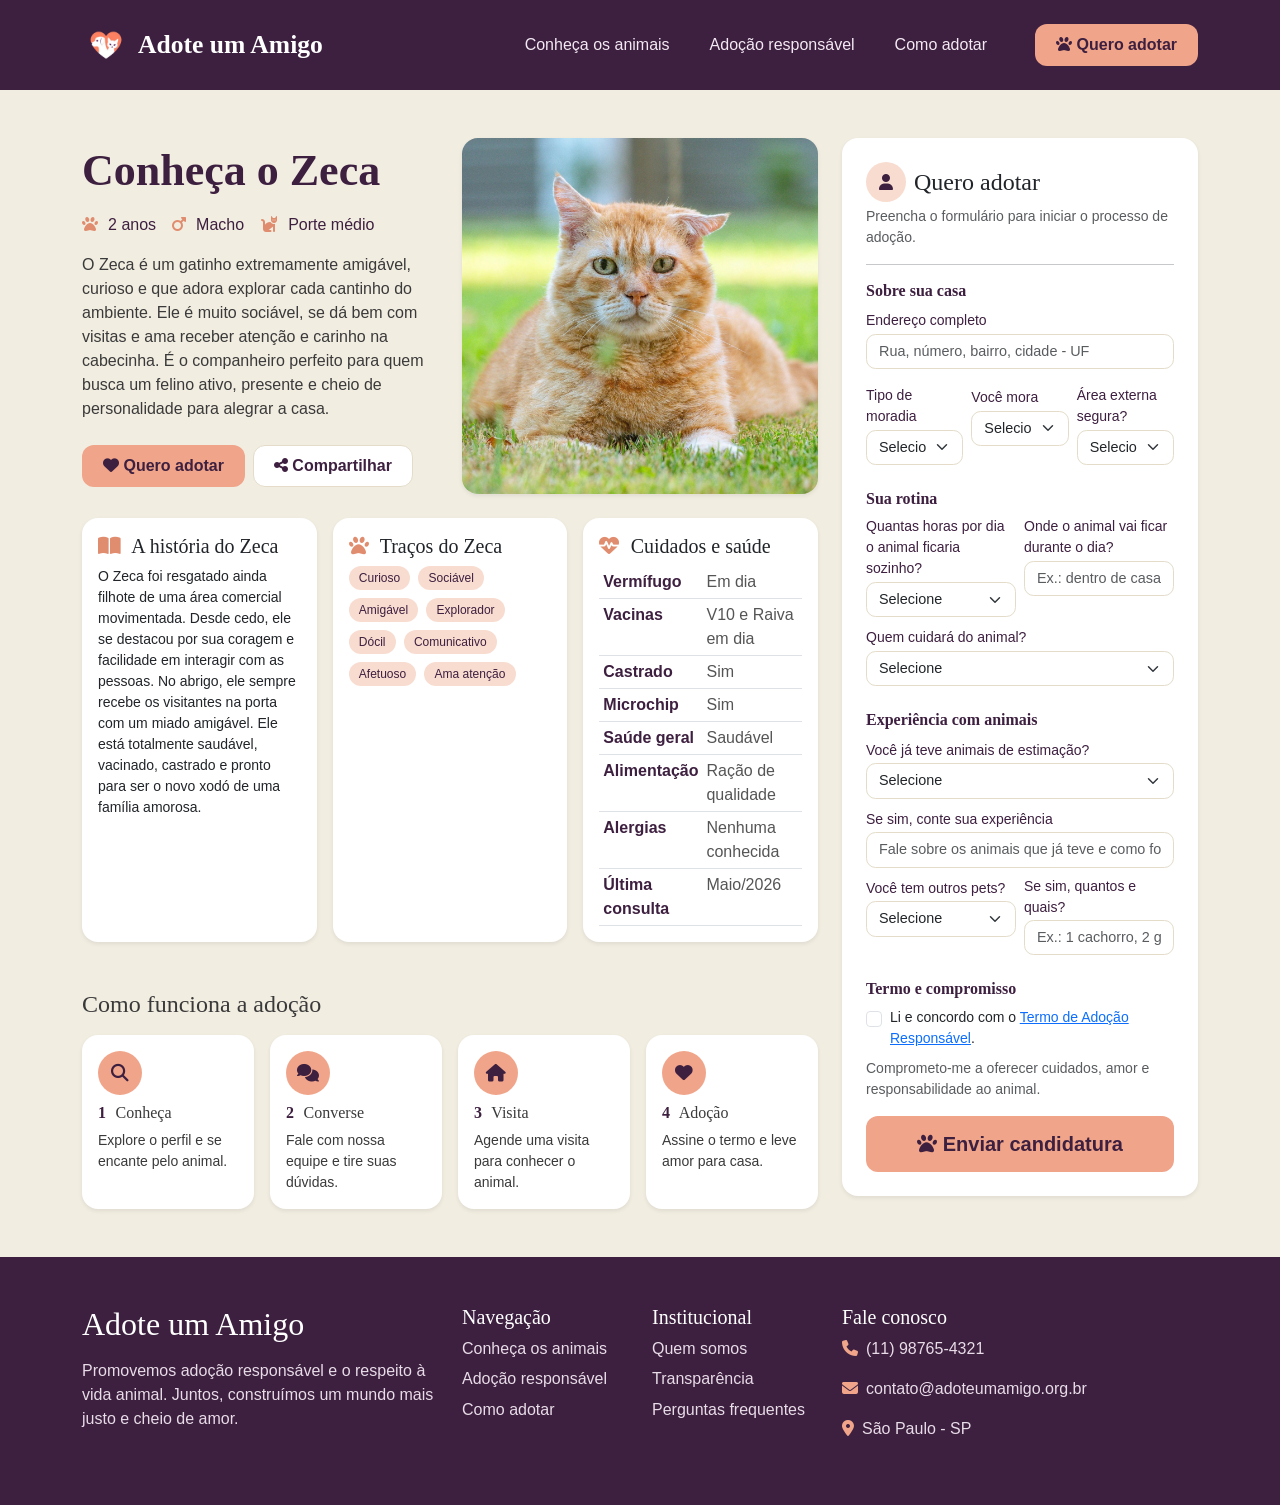
<file: formulario-animais/zeca.html>
<!DOCTYPE html>
<html lang="pt-BR">

<head>
    <meta charset="UTF-8">
    <meta name="viewport" content="width=device-width, initial-scale=1.0">
    <title>Adote um Amigo - Conheça o Zeca</title>
    <link href="https://cdn.jsdelivr.net/npm/bootstrap@5.3.8/dist/css/bootstrap.min.css" rel="stylesheet"
        integrity="sha384-sRIl4kxILFvY47J16cr9ZwB07vP4J8+LH7qKQnuqkuIAvNWLzeN8tE5YBujZqJLB" crossorigin="anonymous">
    <link rel="stylesheet" href="https://cdnjs.cloudflare.com/ajax/libs/font-awesome/6.7.2/css/all.min.css">
    <link rel="stylesheet" href="../base.css">
    <link rel="stylesheet" href="adocao.css">
</head>

<body>
    <header class="navbar navbar-expand-lg navbar-dark cabecalho py-3">
        <div class="container">
            <a class="navbar-brand d-flex align-items-center gap-2" href="../index.html">
                <img src="imagens/logo.png" class="logo" alt="Logo Adote um Amigo">
                <span class="titulo-logo">Adote um Amigo</span>
            </a>

            <div id="menu">
                <ul class="navbar-nav align-items-center gap-lg-4">
                    <li class="nav-item">
                        <a class="nav-link" href="../animais.html">Conheça os animais</a>
                    </li>
                    <li class="nav-item">
                        <a class="nav-link" href="../animais.html#adocao-responsavel">Adoção responsável</a>
                    </li>
                    <li class="nav-item">
                        <a class="nav-link" href="../index.html#cmadotar">Como adotar</a>
                    </li>
                    <li class="nav-item ms-lg-3">
                        <a href="animais.html" class="btn botao-adotar">
                            <i class="fa-solid fa-paw"></i>
                            Quero adotar
                        </a>
                    </li>
                </ul>
            </div>
        </div>
    </header>

    <main class="container py-5">
        <div class="row g-4">
            <div class="col-lg-8">
                <div class="row g-4 align-items-center mb-4">
                    <div class="col-md-6">
                        <h1 class="titulo-pagina mb-3">Conheça o Zeca</h1>
                        <div class="d-flex flex-wrap gap-3 mb-3 info-rapida">
                            <span><i class="fa-solid fa-paw"></i> 2 anos</span>
                            <span><i class="fa-solid fa-mars"></i> Macho</span>
                            <span><i class="fa-solid fa-cat"></i> Porte médio</span>
                        </div>
                        <p class="mb-4">O Zeca é um gatinho extremamente amigável, curioso e que adora explorar cada
                            cantinho do ambiente. Ele é muito sociável, se dá bem com visitas e ama receber atenção e
                            carinho na cabecinha. É o companheiro perfeito para quem busca um felino ativo, presente e
                            cheio de personalidade para alegrar a casa.</p>
                        <div class="d-flex flex-wrap gap-2">
                            <a href="#formulario" class="btn botao-adotar"><i class="fa-solid fa-heart"></i> Quero
                                adotar</a>
                            <a href="#" class="btn botao-compartilhar"><i class="fa-solid fa-share-nodes"></i>
                                Compartilhar</a>
                        </div>
                    </div>
                    <div class="col-md-6">
                        <img src="imagens/zeca.jpg" alt="Zeca" class="img-fluid rounded-4 shadow-sm foto-principal">
                    </div>
                </div>
                <div class="row g-3">
                    <div class="col-md-4">
                        <div class="card cartao-info h-100 border-0 shadow-sm rounded-4">
                            <div class="card-body">
                                <h2 class="h5"><i class="fa-solid fa-book-open"></i> A história do Zeca</h2>
                                <p class="small mb-0">O Zeca foi resgatado ainda filhote de uma área comercial
                                    movimentada. Desde cedo, ele se destacou por sua coragem e facilidade em interagir
                                    com as pessoas. No abrigo, ele sempre recebe os visitantes na porta com um miado
                                    amigável. Ele está totalmente saudável, vacinado, castrado e pronto para ser o novo
                                    xodó de uma família amorosa.</p>
                            </div>
                        </div>
                    </div>
                    <div class="col-md-4">
                        <div class="card cartao-info h-100 border-0 shadow-sm rounded-4">
                            <div class="card-body">
                                <h2 class="h5"><i class="fa-solid fa-paw"></i> Traços do Zeca</h2>
                                <div class="d-flex flex-wrap gap-2 mt-2">
                                    <span class="badge tag-creme">Curioso</span>
                                    <span class="badge tag-creme">Sociável</span>
                                    <span class="badge tag-creme">Amigável</span>
                                    <span class="badge tag-creme">Explorador</span>
                                    <span class="badge tag-creme">Dócil</span>
                                    <span class="badge tag-creme">Comunicativo</span>
                                    <span class="badge tag-creme">Afetuoso</span>
                                    <span class="badge tag-creme">Ama atenção</span>
                                </div>
                            </div>
                        </div>
                    </div>
                    <div class="col-md-4">
                        <div class="card cartao-info h-100 border-0 shadow-sm rounded-4">
                            <div class="card-body">
                                <h2 class="h5"><i class="fa-solid fa-heart-pulse"></i> Cuidados e saúde</h2>
                                <table class="table table-sm tabela-saude mb-0">
                                    <tbody>
                                        <tr>
                                            <th>Vermífugo</th>
                                            <td>Em dia</td>
                                        </tr>
                                        <tr>
                                            <th>Vacinas</th>
                                            <td>V10 e Raiva em dia</td>
                                        </tr>
                                        <tr>
                                            <th>Castrado</th>
                                            <td>Sim</td>
                                        </tr>
                                        <tr>
                                            <th>Microchip</th>
                                            <td>Sim</td>
                                        </tr>
                                        <tr>
                                            <th>Saúde geral</th>
                                            <td>Saudável</td>
                                        </tr>
                                        <tr>
                                            <th>Alimentação</th>
                                            <td>Ração de qualidade</td>
                                        </tr>
                                        <tr>
                                            <th>Alergias</th>
                                            <td>Nenhuma conhecida</td>
                                        </tr>
                                        <tr>
                                            <th>Última consulta</th>
                                            <td>Maio/2026</td>
                                        </tr>
                                    </tbody>
                                </table>
                            </div>
                        </div>
                    </div>
                </div>
                <h2 class="h4 mt-5 mb-3">Como funciona a adoção</h2>
                <div class="row g-3">
                    <div class="col-md-3">
                        <div class="passo p-3 h-100 rounded-4 shadow-sm">
                            <div class="passo-icon"><i class="fa-solid fa-magnifying-glass"></i></div>
                            <h3 class="h6 mt-2"><span class="numero-passo">1</span> Conheça</h3>
                            <p class="small mb-0">Explore o perfil e se encante pelo animal.</p>
                        </div>
                    </div>
                    <div class="col-md-3">
                        <div class="passo p-3 h-100 rounded-4 shadow-sm">
                            <div class="passo-icon"><i class="fa-solid fa-comments"></i></div>
                            <h3 class="h6 mt-2"><span class="numero-passo">2</span> Converse</h3>
                            <p class="small mb-0">Fale com nossa equipe e tire suas dúvidas.</p>
                        </div>
                    </div>
                    <div class="col-md-3">
                        <div class="passo p-3 h-100 rounded-4 shadow-sm">
                            <div class="passo-icon"><i class="fa-solid fa-house"></i></div>
                            <h3 class="h6 mt-2"><span class="numero-passo">3</span> Visita</h3>
                            <p class="small mb-0">Agende uma visita para conhecer o animal.</p>
                        </div>
                    </div>
                    <div class="col-md-3">
                        <div class="passo p-3 h-100 rounded-4 shadow-sm">
                            <div class="passo-icon"><i class="fa-solid fa-heart"></i></div>
                            <h3 class="h6 mt-2"><span class="numero-passo">4</span> Adoção</h3>
                            <p class="small mb-0">Assine o termo e leve amor para casa.</p>
                        </div>
                    </div>
                </div>
            </div>
            <aside class="col-lg-4" id="formulario">
                <div class="card card-form border-0 shadow-sm rounded-4">
                    <div class="card-body p-4">
                        <div class="d-flex align-items-center gap-2 mb-1">
                            <span class="icone-form"><i class="fa-solid fa-user"></i></span>
                            <h2 class="h4 mb-0">Quero adotar</h2>
                        </div>
                        <p class="small text-muted">Preencha o formulário para iniciar o processo de adoção.</p>
                        <hr>
                        <form action="#" method="post">
                            <h3 class="h6 mt-2">Sobre sua casa</h3>
                            <div class="mb-3">
                                <label class="form-label small">Endereço completo</label>
                                <input type="text" class="form-control" name="endereco"
                                    placeholder="Rua, número, bairro, cidade - UF" required>
                            </div>
                            <div class="row g-2">
                                <div class="col-md-4"><label class="form-label small">Tipo de moradia</label>
                                    <select class="form-select" name="moradia" required>
                                        <option value="">Selecione</option>
                                        <option>Casa</option>
                                        <option>Apartamento</option>
                                        <option>Sítio</option>
                                    </select>
                                </div>
                                <div class="col-md-4"><label class="form-label small">Você mora</label>
                                    <select class="form-select" name="mora" required>
                                        <option value="">Selecione</option>
                                        <option>Sozinho(a)</option>
                                        <option>Com família</option>
                                        <option>Com colegas</option>
                                    </select>
                                </div>
                                <div class="col-md-4"><label class="form-label small">Área externa segura?</label>
                                    <select class="form-select" name="area" required>
                                        <option value="">Selecione</option>
                                        <option>Sim</option>
                                        <option>Não</option>
                                    </select>
                                </div>
                            </div>
                            <h3 class="h6 mt-4">Sua rotina</h3>
                            <div class="row g-2">
                                <div class="col-md-6"><label class="form-label small">Quantas horas por dia o animal
                                        ficaria sozinho?</label>
                                    <select class="form-select" name="horas" required>
                                        <option value="">Selecione</option>
                                        <option>Menos de 2 horas</option>
                                        <option>De 2 a 4 horas</option>
                                        <option>De 4 a 8 horas</option>
                                        <option>Mais de 8 horas</option>
                                    </select>
                                </div>
                                <div class="col-md-6"><label class="form-label small">Onde o animal vai ficar durante o
                                        dia?</label>
                                    <input type="text" class="form-control" name="local"
                                        placeholder="Ex.: dentro de casa, quintal, área externa..." required>
                                </div>
                                <div class="col-12"><label class="form-label small">Quem cuidará do animal?</label>
                                    <select class="form-select" name="cuidador" required>
                                        <option value="">Selecione</option>
                                        <option>Eu mesmo(a)</option>
                                        <option>Um familiar</option>
                                        <option>Um cuidador contratado</option>
                                    </select>
                                </div>
                            </div>
                            <h3 class="h6 mt-4">Experiência com animais</h3>
                            <div class="mb-2">
                                <label class="form-label small">Você já teve animais de estimação?</label>
                                <select class="form-select" name="ja_teve" required>
                                    <option value="">Selecione</option>
                                    <option>Sim</option>
                                    <option>Não</option>
                                </select>
                            </div>
                            <div class="mb-2">
                                <label class="form-label small">Se sim, conte sua experiência</label>
                                <input type="text" class="form-control" name="experiencia"
                                    placeholder="Fale sobre os animais que já teve e como foi cuidar deles">
                            </div>
                            <div class="row g-2">
                                <div class="col-md-6"><label class="form-label small">Você tem outros pets?</label>
                                    <select class="form-select" name="outros" required>
                                        <option value="">Selecione</option>
                                        <option>Sim</option>
                                        <option>Não</option>
                                    </select>
                                </div>
                                <div class="col-md-6"><label class="form-label small">Se sim, quantos e quais?</label>
                                    <input type="text" class="form-control" name="quantos"
                                        placeholder="Ex.: 1 cachorro, 2 gatos...">
                                </div>
                            </div>
                            <h3 class="h6 mt-4">Termo e compromisso</h3>
                            <div class="form-check mb-2">
                                <input class="form-check-input" type="checkbox" id="termo" required>
                                <label class="form-check-label small" for="termo">Li e concordo com o <a href="#">Termo
                                        de Adoção Responsável</a>.</label>
                            </div>
                            <p class="small text-muted">Comprometo-me a oferecer cuidados, amor e responsabilidade ao
                                animal.</p>
                            <div class="d-grid mt-3">
                                <button type="submit" class="btn botao-enviar btn-lg">
                                    <i class="fa-solid fa-paw"></i> Enviar candidatura
                                </button>
                            </div>
                        </form>
                    </div>
                </div>
            </aside>
        </div>
    </main>
    <footer class="rodape py-5">
        <div class="container">
            <div class="row gy-4">
                <div class="col-lg-4">
                    <h2 class="mb-3">Adote um Amigo</h2>
                    <p>Promovemos adoção responsável e o respeito à vida animal. Juntos, construímos um mundo mais justo
                        e cheio de amor.</p>
                </div>
                <div class="col-lg-2 col-md-4">
                    <h5>Navegação</h5>
                    <ul class="list-unstyled">
                        <li class="nav-item">
                            <a class="nav-link" href="../animais.html">Conheça os animais</a>
                        </li>
                        <li class="nav-item">
                            <a class="nav-link" href="../animais.html#adocao-responsavel">Adoção responsável</a>
                        </li>
                        <li class="nav-item">
                            <a class="nav-link" href="../index.html#cmadotar">Como adotar</a>
                        </li>
                    </ul>
                </div>
                <div class="col-lg-2 col-md-4">
                    <h5>Institucional</h5>
                    <ul class="list-unstyled">
                        <li><a href="#">Quem somos</a></li>
                        <li><a href="#">Transparência</a></li>
                        <li><a href="#">Perguntas frequentes</a></li>
                    </ul>
                </div>
                <div class="col-lg-4">
                    <h5>Fale conosco</h5>
                    <p><i class="fa-solid fa-phone me-2"></i>(11) 98765-4321</p>
                    <p><i class="fa-solid fa-envelope me-2"></i>contato@adoteumamigo.org.br</p>
                    <p><i class="fa-solid fa-location-dot me-2"></i>São Paulo - SP</p>
                </div>
            </div>
        </div>
    </footer>
</body>

</html>
</file>
<file: base.css>
:root {
    --roxo: #3d1f3f;
    --creme: #f2ede1;
    --salmao: #f0a58a;
    --salmao-escuro: #e08d6f;
    --salmao-claro: #f8dcd0;
    --verde: #93a37b;
    --verde-claro: #d9e0cc;
    --branco-suave: #faf8f2;
}

body {
    background-color: var(--creme);
    font-family: "Segoe UI", Arial, sans-serif;
    color: #3a3a3a;
}

h1, h2, h3, h4, h5, h6,
.titulo-logo,
.card-title {
    font-family: Georgia, "Times New Roman", serif;
    color: var(--roxo);
}

.cabecalho {
    background-color: var(--roxo);
}

.logo {
    width: 48px;
    height: 48px;
    object-fit: contain;
}

.titulo-logo {
    font-size: 1.6rem;
    font-weight: bold;
    color: #fff;
}

.cabecalho .nav-link {
    color: #f3e9f3;
    font-weight: 500;
}

.cabecalho .nav-link:hover {
    color: var(--salmao);
}

.botao-adotar {
    background-color: var(--salmao);
    color: var(--roxo);
    font-weight: 600;
    border-radius: 0.75rem;
    padding: 0.5rem 1.25rem;
}

.botao-adotar:hover {
    background-color: var(--salmao-escuro);
    color: var(--roxo);
}

.badge.tag-verde {
    background-color: var(--verde-claro);
    color: #4b5b3a;
    font-weight: 500;
    margin-right: 0.25rem;
    padding: 0.35em 0.6em;
    border-radius: 0.5rem;
}

.badge.tag-salmao {
    background-color: var(--salmao-claro);
    color: #8a4a35;
    font-weight: 500;
    margin-right: 0.25rem;
    padding: 0.35em 0.6em;
    border-radius: 0.5rem;
}

.rodape {
    background-color: var(--roxo);
    color: #e8dce8;
}

.rodape h2,
.rodape h5 {
    color: #fff;
}

.rodape a {
    color: #e8dce8;
    text-decoration: none;
}

.rodape a:hover {
    color: var(--salmao);
}

.rodape li {
    margin-bottom: 0.4rem;
}

.rodape i {
    margin-right: 0.4rem;
    color: var(--salmao);
}
</file>
<file: styles.css>
:root {
    --roxo: #3d1f3f;
    --roxo-claro: #57315a;
    --creme: #f2ede1;
    --salmao: #f0a58a;
    --salmao-escuro: #e08d6f;
    --verde: #93a37b;
    --branco-suave: #faf8f2;
}

body {
    background-color: var(--creme);
    font-family: "Segoe UI", Arial, sans-serif;
    color: #3a3a3a;
}

h1,
h2,
h4,
h5,
.titulo-logo,
.card-title {
    font-family: Georgia, "Times New Roman", serif;
    color: var(--roxo);
}

.cabecalho {
    background-color: var(--roxo);
}

.logo {
    width: 48px;
    height: 48px;
    object-fit: contain;
}

.titulo-logo {
    font-size: 1.6rem;
    font-weight: bold;
    color: #fff;
}

.cabecalho .nav-link {
    color: #f3e9f3;
    font-weight: 500;
}

.cabecalho .nav-link:hover {
    color: var(--salmao);
}

.botao-adotar {
    background-color: var(--salmao);
    color: var(--roxo);
    font-weight: 600;
    border-radius: 0.75rem;
    padding: 0.5rem 1.25rem;
}

.botao-adotar:hover {
    background-color: var(--salmao-escuro);
    color: var(--roxo);
}

.banner {
    background:
        linear-gradient(90deg, rgba(242, 237, 225, 0.95) 25%, rgba(242, 237, 225, 0.55) 50%, rgba(242, 237, 225, 0) 75%),
        url("imagens/banner.jpg") center / cover no-repeat;
}

.titulo-banner {
    font-size: 3.5rem;
    font-weight: bold;
}

.badge.tag-verde {
    background-color: #d9e0cc;
    color: #4b5b3a;
    font-weight: 500;
    margin-right: 0.25rem;
    padding: 0.35em 0.6em;
    border-radius: 0.5rem;
}
.badge.tag-salmao {
    background-color: #f8dcd0;
    color: #8a4a35;
    font-weight: 500;
    margin-right: 0.25rem;
    padding: 0.35em 0.6em;
    border-radius: 0.5rem;
}

.botao-conhecer {
    background-color: var(--salmao);
    color: var(--roxo);
    font-weight: 600;
    border-radius: 0.75rem;
}

.botao-conhecer:hover {
    background-color: var(--salmao-escuro);
    color: var(--roxo);
}

.estatisticas {
    background-color: var(--branco-suave);
    margin-top: -3rem;
    position: relative;
}

.icone-estatistica,
.icone-passo {
    background-color: var(--verde);
    color: #fff;
    width: 56px;
    height: 56px;
    min-width: 56px;
    border-radius: 50%;
    display: inline-flex;
    align-items: center;
    justify-content: center;
    font-size: 1.4rem;
}

.titulo-secao {
    font-weight: bold;
}

.ver-todos:hover {
    text-decoration: underline;
}

.card {
    background-color: var(--branco-suave);
    overflow: hidden;
}

.card-img-top {
    aspect-ratio: 1 / 1;
    object-fit: cover;
}

.card-text {
    color: #6b6b6b;
    font-size: 0.9rem;
}

.passo {
    background-color: var(--branco-suave);
}

.passo h4 {
    font-size: 1.15rem;
}

.numero-passo {
    color: var(--roxo);
    font-weight: bold;
    margin-right: 0.25rem;
}

.faixa-ajuda {
    background-color: var(--verde);
    color: #fff;
}

.faixa-ajuda h2 {
    color: #fff;
    font-weight: bold;
}

.icone-ajuda {
    background-color: var(--salmao);
    color: var(--roxo);
    width: 90px;
    height: 90px;
    border-radius: 50%;
    display: inline-flex;
    align-items: center;
    justify-content: center;
    font-size: 2.2rem;
}

.botao-ajudar {
    background-color: var(--salmao);
    color: var(--roxo);
    font-weight: 600;
    border-radius: 0.75rem;
}

.botao-ajudar:hover {
    background-color: var(--salmao-escuro);
    color: var(--roxo);
}

.rodape {
    background-color: var(--roxo);
    color: #e8dce8;
}

.rodape h2,
.rodape h5 {
    color: #fff;
}

.rodape a {
    color: #e8dce8;
    text-decoration: none;
}

.rodape a:hover {
    color: var(--salmao);
}

.rodape li {
    margin-bottom: 0.4rem;
}

@media (max-width:768px){

header{
height:auto;
padding:15px 0;
}

.container{
flex-direction:column;
gap:20px;
height:auto;
}

.logo{
flex-direction:column;
gap:8px;
}

.logo h2{
font-size:26px;
text-align:center;
}

.logo img{
height:75px;
}

nav ul{
flex-direction:column;
gap:12px;
align-items:center;
}

.botao-adotar{
width:220px;
text-align:center;
}

.mudança{
padding:35px 20px;
}

.mudança h1{
font-size:36px;
line-height:42px;
text-align:center;
}

.mudança p{
font-size:17px;
line-height:28px;
text-align:center;
}

.botao{
display:flex;
justify-content:center;
}

.estatisticas{
padding:20px;
}

.item{
width:100%;
justify-content:center;
text-align:center;
flex-direction:column;
}

.item h3{
font-size:32px;
}

.item p{
max-width:100%;
}

.titulo h2{
font-size:34px;
text-align:center;
}

.cards{
flex-direction:column;
align-items:center;
}

.card-animais{
width:100%;
max-width:360px;
}

.passo{
width:100%;
}

.ajudar-texto h2{
font-size:30px;
text-align:center;
}

.ajudar-texto p{
font-size:17px;
text-align:center;
}

.btn-ajudar{
width:100%;
justify-content:center;
}

.footer-container{
flex-direction:column;
text-align:center;
}

.footer-col{
width:100%;
}

.footer-col h2{
font-size:34px;
}

}
</file>
<file: animais.css>
:root {
    --roxo: #3d1f3f;
    --roxo-claro: #57315a;
    --creme: #f2ede1;
    --salmao: #f0a58a;
    --salmao-escuro: #e08d6f;
    --verde: #93a37b;
    --verde-claro: #d9e0cc;
    --salmao-claro: #f8dcd0;
    --branco-suave: #faf8f2;
}
body {
    background-color: var(--creme);
    font-family: "Segoe UI", Arial, sans-serif;
    color: #3a3a3a;
}
h1, h2, h4, h5, h6, .titulo-logo {
    font-family: Georgia, "Times New Roman", serif;
    color: var(--roxo);
}
.cabecalho {
    background-color: var(--roxo);
}
.logo {
    width: 48px;
    height: 48px;
    object-fit: contain;
}
.titulo-logo {
    font-size: 1.6rem;
    font-weight: bold;
    color: #fff;
}
.cabecalho .nav-link {
    color: #f3e9f3;
    font-weight: 500;
}
.cabecalho .nav-link:hover {
    color: var(--salmao);
}
.botao {
    border-radius: 0.75rem;
    padding: 0.5rem 1.25rem;
    font-weight: 600;
    display: inline-flex;
    align-items: center;
    gap: 0.4rem;
}
.botao-adotar {
    background-color: var(--salmao);
    color: var(--roxo);
    font-weight: 600;
    border-radius: 0.75rem;
    padding: 0.5rem 1.25rem;
}

.botao-adotar:hover {
    background-color: var(--salmao-escuro);
    color: var(--roxo);
}
.banner-animais {
    padding: 4rem 0 3rem;
}
.titulo-banner {
    font-size: 3rem;
    font-weight: bold;
}
.texto-banner {
    font-size: 1.15rem;
    color: #5a5a5a;
    margin-top: 1rem;
}
.filtro-card {
    background-color: var(--branco-suave);
    margin-top: -1rem;
}

.pet-card {
    background-color: var(--branco-suave);
    border: none;
    border-radius: 1rem;
    overflow: hidden;
    box-shadow: 0 4px 12px rgba(61, 31, 63, 0.08);
    color: inherit;
    cursor: pointer;
    transition: transform 0.2s ease, box-shadow 0.2s ease;
}
.pet-card:hover {
    transform: translateY(-4px);
    box-shadow: 0 10px 24px rgba(61, 31, 63, 0.18);
    color: inherit;
}
.pet-card h2 {
    font-size: 1.4rem;
    margin-bottom: 0;
}
.pet-card .dados {
    color: #6b6b6b;
    font-size: 0.9rem;
    margin-bottom: 0.5rem;
}
.pet-card p {
    font-size: 0.9rem;
    color: #4a4a4a;
}
.badge.tag-verde {
    background-color: var(--verde-claro);
    color: #4b5b3a;
    font-weight: 500;
    margin-right: 0.25rem;
    padding: 0.35em 0.6em;
    border-radius: 0.5rem;
}
.badge.tag-salmao {
    background-color: var(--salmao-claro);
    color: #8a4a35;
    font-weight: 500;
    margin-right: 0.25rem;
    padding: 0.35em 0.6em;
    border-radius: 0.5rem;
}
.pet-card .status {
    color: var(--verde);
    font-weight: 500;
    font-size: 0.85rem;
    margin-bottom: 0;
}
.pet-card .status i {
    margin-right: 0.25rem;
}
.responsavel-card {
    background-color: var(--branco-suave);
}
.icone-responsavel {
    background-color: var(--verde);
    color: #fff;
    width: 64px;
    height: 64px;
    min-width: 64px;
    border-radius: 50%;
    display: inline-flex;
    align-items: center;
    justify-content: center;
    font-size: 1.6rem;
}
.responsavel-card h2 {
    font-size: 1.4rem;
}
.responsavel-card p {
    color: #6b6b6b;
    font-size: 0.9rem;
}
.passo-icon {
    background-color: var(--salmao);
    color: var(--roxo);
    width: 52px;
    height: 52px;
    border-radius: 50%;
    display: inline-flex;
    align-items: center;
    justify-content: center;
    font-size: 1.2rem;
    margin: 0 auto;
}
.responsavel-card h6 {
    color: var(--roxo);
    font-weight: bold;
}
.rodape {
    background-color: var(--roxo);
    color: #e8dce8;
}
.rodape h2, .rodape h5 {
    color: #fff;
}
.rodape a {
    color: #e8dce8;
    text-decoration: none;
}
.rodape a:hover {
    color: var(--salmao);
}
.rodape li {
    margin-bottom: 0.4rem;
}

@media (max-width:768px){

header{
height:auto;
padding:15px 0;
}

.container{
flex-direction:column;
gap:20px;
height:auto;
}

.banner h1{
font-size:2rem;
}

.banner p{
font-size:1rem;
}

.navbar-brand span{
font-size:1.4rem;
}

.logo{
width:60px;
}

.pet-card{
margin-bottom:20px;
}

.icone-responsavel{
margin:0 auto 20px;
}

footer{
text-align:center;
}

.footer-logo{
font-size:2rem;
}

}
</file>
<file: formulario-animais/adocao.css>
:root {
    --roxo: #3d1f3f;
    --roxo-claro: #57315a;
    --creme: #f2ede1;
    --salmao: #f0a58a;
    --salmao-escuro: #e08d6f;
    --salmao-claro: #f8dcd0;
    --verde: #93a37b;
    --branco-suave: #faf8f2;
}

body {
    background-color: var(--creme);
    font-family: "Segoe UI", Arial, sans-serif;
    color: #3a3a3a;
}

h1,
h2,
h3,
h4,
h5,
.titulo-logo {
    font-family: Georgia, "Times New Roman", serif;
    color: var(--roxo);
}

.cabecalho {
    background-color: var(--roxo);
}

.logo {
    width: 48px;
    height: 48px;
    object-fit: contain;
}

.titulo-logo {
    font-size: 1.6rem;
    font-weight: bold;
    color: #fff;
}

.cabecalho .nav-link {
    color: #f3e9f3;
    font-weight: 500;
}

.cabecalho .nav-link:hover {
    color: var(--salmao);
}

.botao-adotar {
    background-color: var(--salmao);
    color: var(--roxo);
    font-weight: 600;
    border-radius: 0.75rem;
    padding: 0.5rem 1.25rem;
}

.botao-adotar:hover {
    background-color: var(--salmao-escuro);
    color: var(--roxo);
}

.botao-compartilhar {
    background-color: #fff;
    color: var(--roxo);
    font-weight: 600;
    border-radius: 0.75rem;
    padding: 0.5rem 1.25rem;
    border: 1px solid #e4dcc9;
}

.botao-compartilhar:hover {
    background-color: var(--branco-suave);
}

.titulo-pagina {
    font-size: 2.75rem;
    font-weight: 700;
}

.coracao {
    color: var(--salmao);
    font-size: 1.75rem;
}

.info-rapida span {
    color: var(--roxo);
    font-weight: 500;
}

.info-rapida i {
    color: var(--salmao-escuro);
    margin-right: 0.35rem;
}

.foto-principal {
    width: 100%;
    aspect-ratio: 1 / 1;
    object-fit: cover;
}

.cartao-info {
    background-color: #fff;
}

.cartao-info h2 i {
    color: var(--salmao-escuro);
    margin-right: 0.4rem;
}

.badge.tag-creme {
    background-color: var(--salmao-claro);
    color: var(--roxo);
    font-weight: 500;
    padding: 0.5em 0.85em;
    border-radius: 999px;
}

.tabela-saude th {
    color: var(--roxo);
    font-weight: 600;
    width: 45%;
}

.tabela-saude td {
    color: #555;
}

.passo {
    background-color: #fff;
}

.passo-icon {
    width: 44px;
    height: 44px;
    background-color: var(--verde);
    color: #fff;
    border-radius: 50%;
    display: inline-flex;
    align-items: center;
    justify-content: center;
    font-size: 1.1rem;
}

.passo:nth-child(1) .passo-icon,
.col-md-3:nth-child(4) .passo-icon {
    background-color: var(--salmao);
    color: var(--roxo);
}

.numero-passo {
    color: var(--roxo);
    font-weight: bold;
    margin-right: 0.35rem;
}

.card-form {
    background-color: #fff;
    position: sticky;
    top: 1rem;
}

.icone-form {
    width: 40px;
    height: 40px;
    background-color: var(--salmao-claro);
    color: var(--roxo);
    border-radius: 50%;
    display: inline-flex;
    align-items: center;
    justify-content: center;
}

.card-form .form-label {
    font-weight: 500;
    color: var(--roxo);
    margin-bottom: 0.15rem;
}

.card-form h3 {
    color: var(--roxo);
    font-weight: 700;
    margin-bottom: 0.5rem;
}

.form-control,
.form-select {
    border-radius: 0.6rem;
    border: 1px solid #e4dcc9;
    background-color: #fff;
    font-size: 0.9rem;
}

.form-control:focus,
.form-select:focus {
    border-color: var(--salmao);
    box-shadow: 0 0 0 0.2rem rgba(240, 165, 138, 0.25);
}

.botao-enviar {
    background-color: var(--salmao);
    color: var(--roxo);
    font-weight: 700;
    border-radius: 0.75rem;
    padding: 0.75rem 1rem;
}

.botao-enviar:hover {
    background-color: var(--salmao-escuro);
    color: var(--roxo);
}

.rodape {
    background-color: var(--roxo);
    color: #e8dce8;
}

.rodape h5, h2 {
    color: #fff;
}

.rodape a {
    color: #e8dce8;
    text-decoration: none;
}

.rodape a:hover {
    color: var(--salmao);
}

.rodape li {
    margin-bottom: 0.4rem;
}

.rodape i {
    margin-right: 0.4rem;
    color: var(--salmao);
}

/* ================= TABLETS ================= */

@media (max-width:992px){

header{
height:auto;
padding:15px 0;
}

.container{
flex-direction:column;
gap:20px;
height:auto;
}

.logo h2{
font-size:32px;
}

.logo img{
height:90px;
}

nav ul{
gap:20px;
flex-wrap:wrap;
justify-content:center;
}

.botao-adotar{
padding:12px 20px;
}

.mudança{
padding:50px 30px;
height:auto;
}

.mudança-text{
width:100%;
}

.mudança h1{
font-size:48px;
line-height:56px;
}

.mudança p{
font-size:20px;
line-height:30px;
}

.estatisticas{
flex-wrap:wrap;
gap:30px;
}

.cards{
flex-wrap:wrap;
justify-content:center;
}

.card-animais{
width:300px;
}

.passos{
flex-wrap:wrap;
}

.passo{
width:45%;
}

.ajudar .container{
flex-direction:column;
text-align:center;
}

.footer-container{
flex-wrap:wrap;
gap:35px;
}

.footer-col{
flex:0 0 calc(50% - 20px);
}

}
</file>
